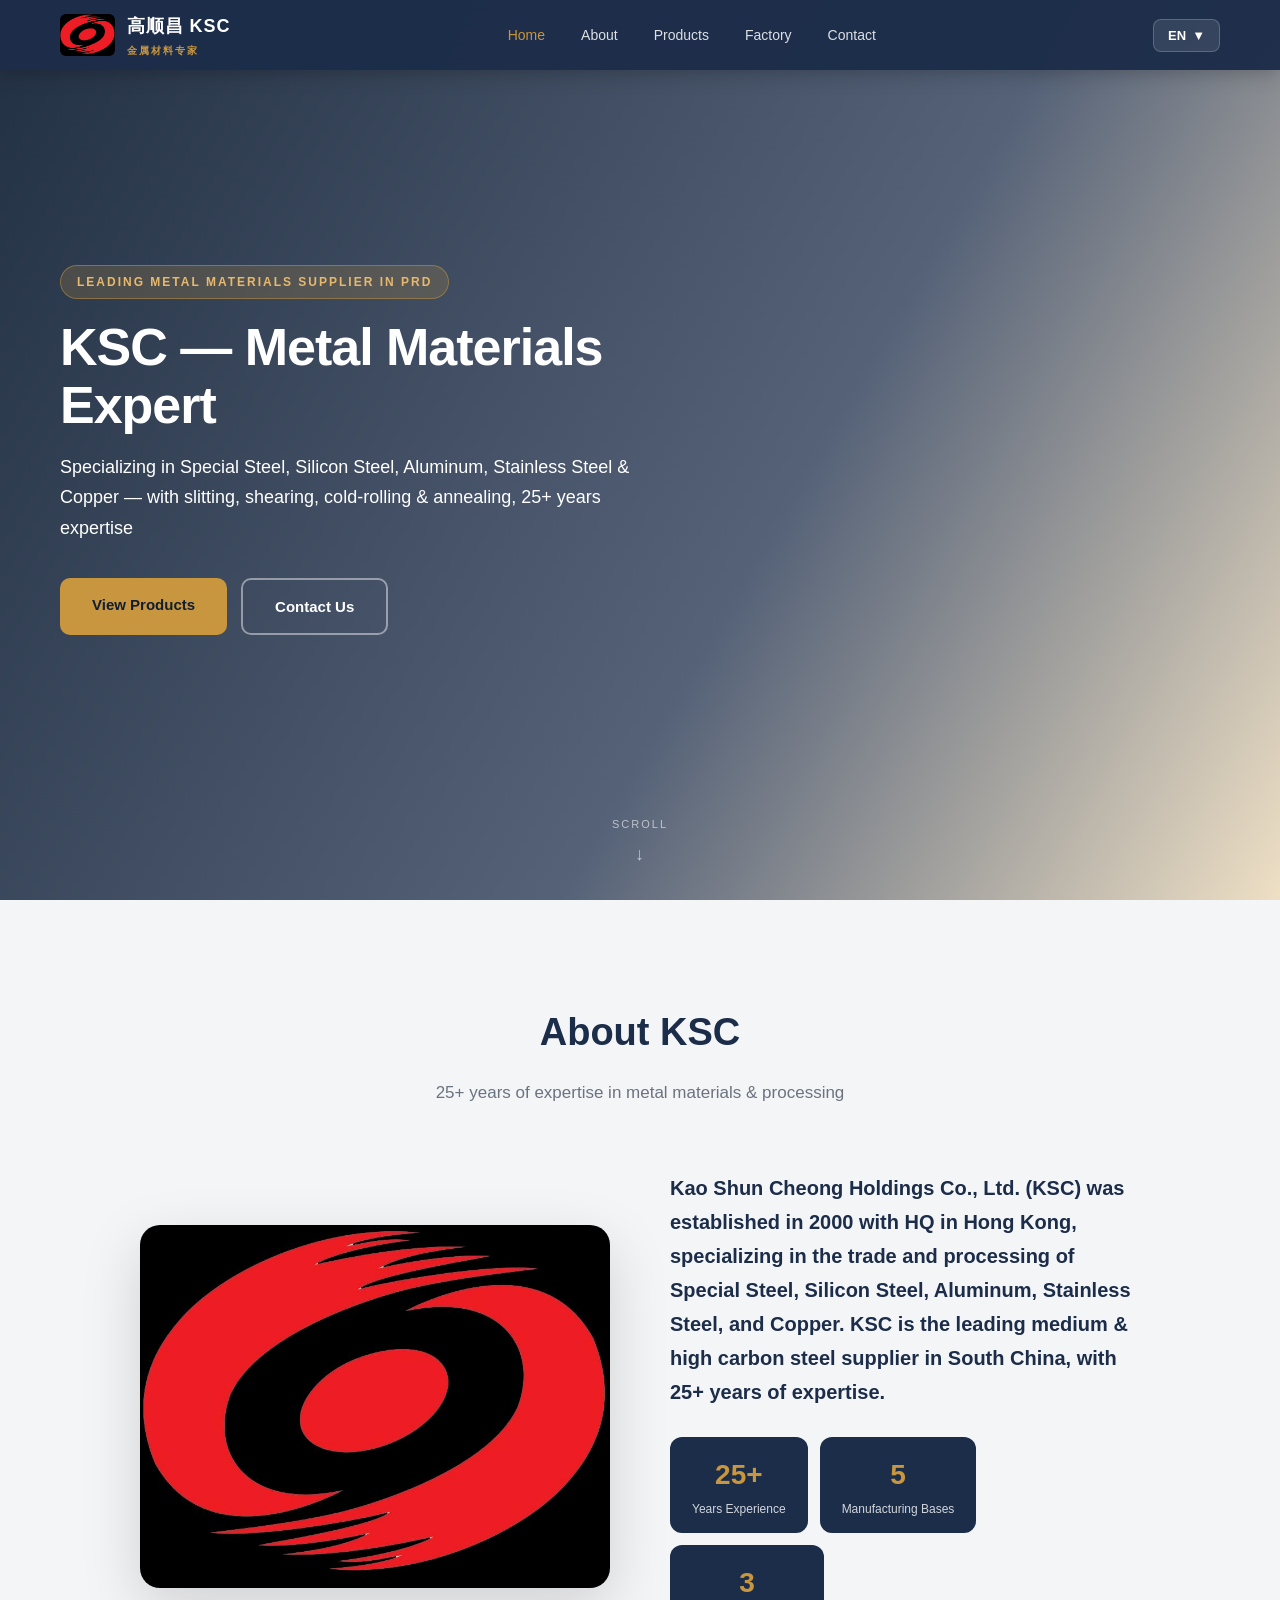
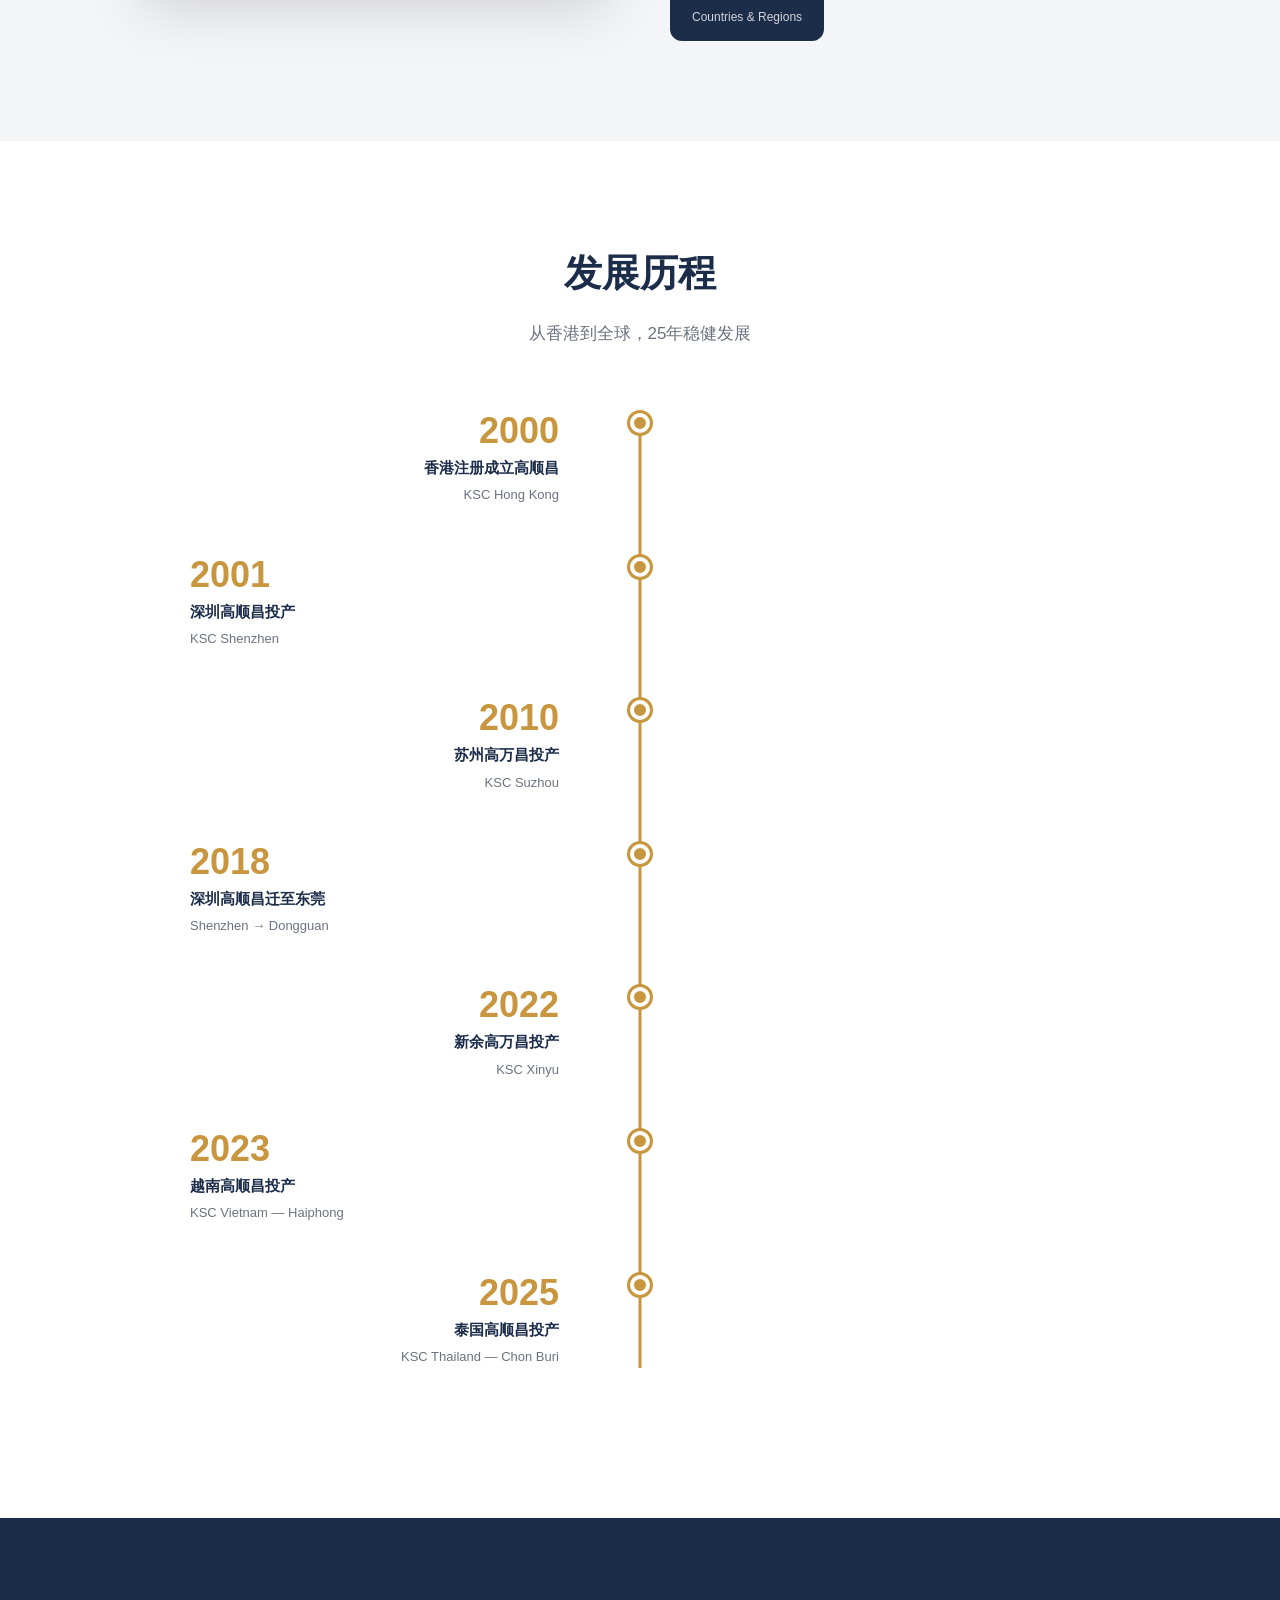
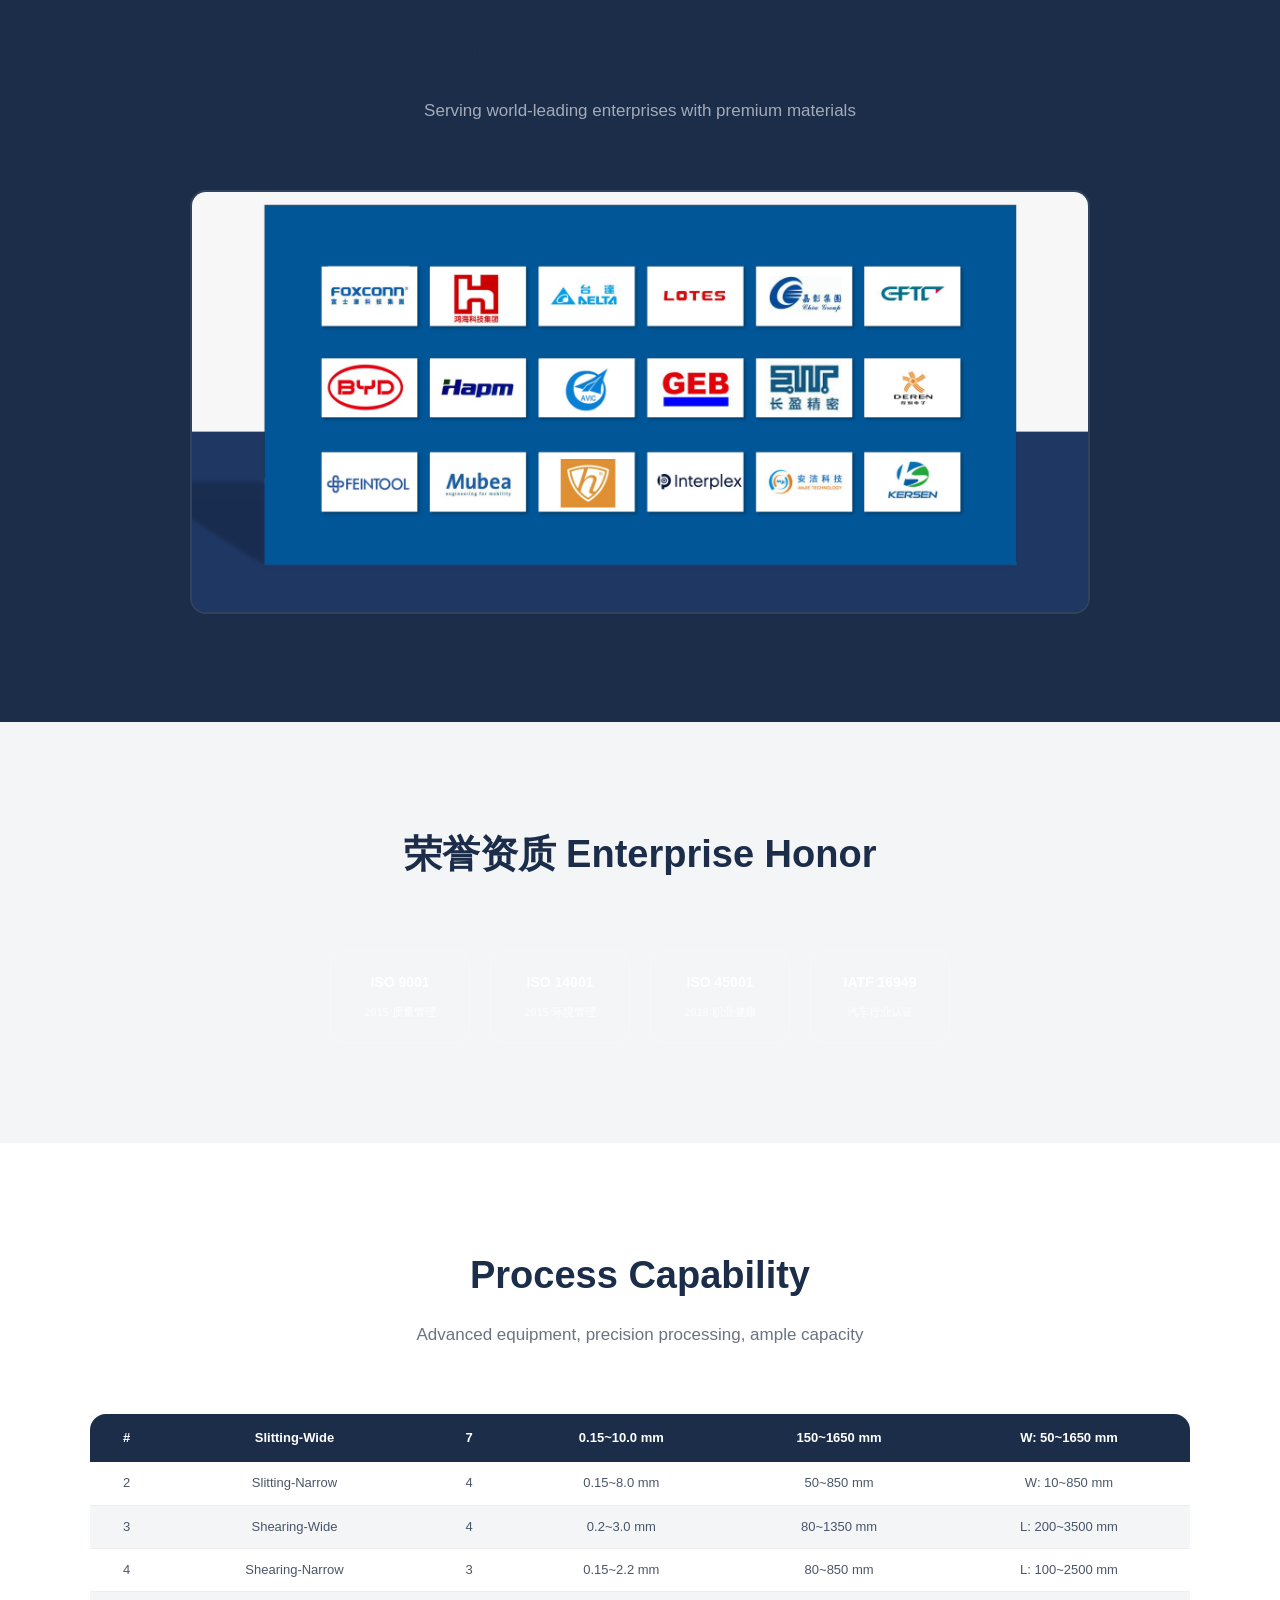
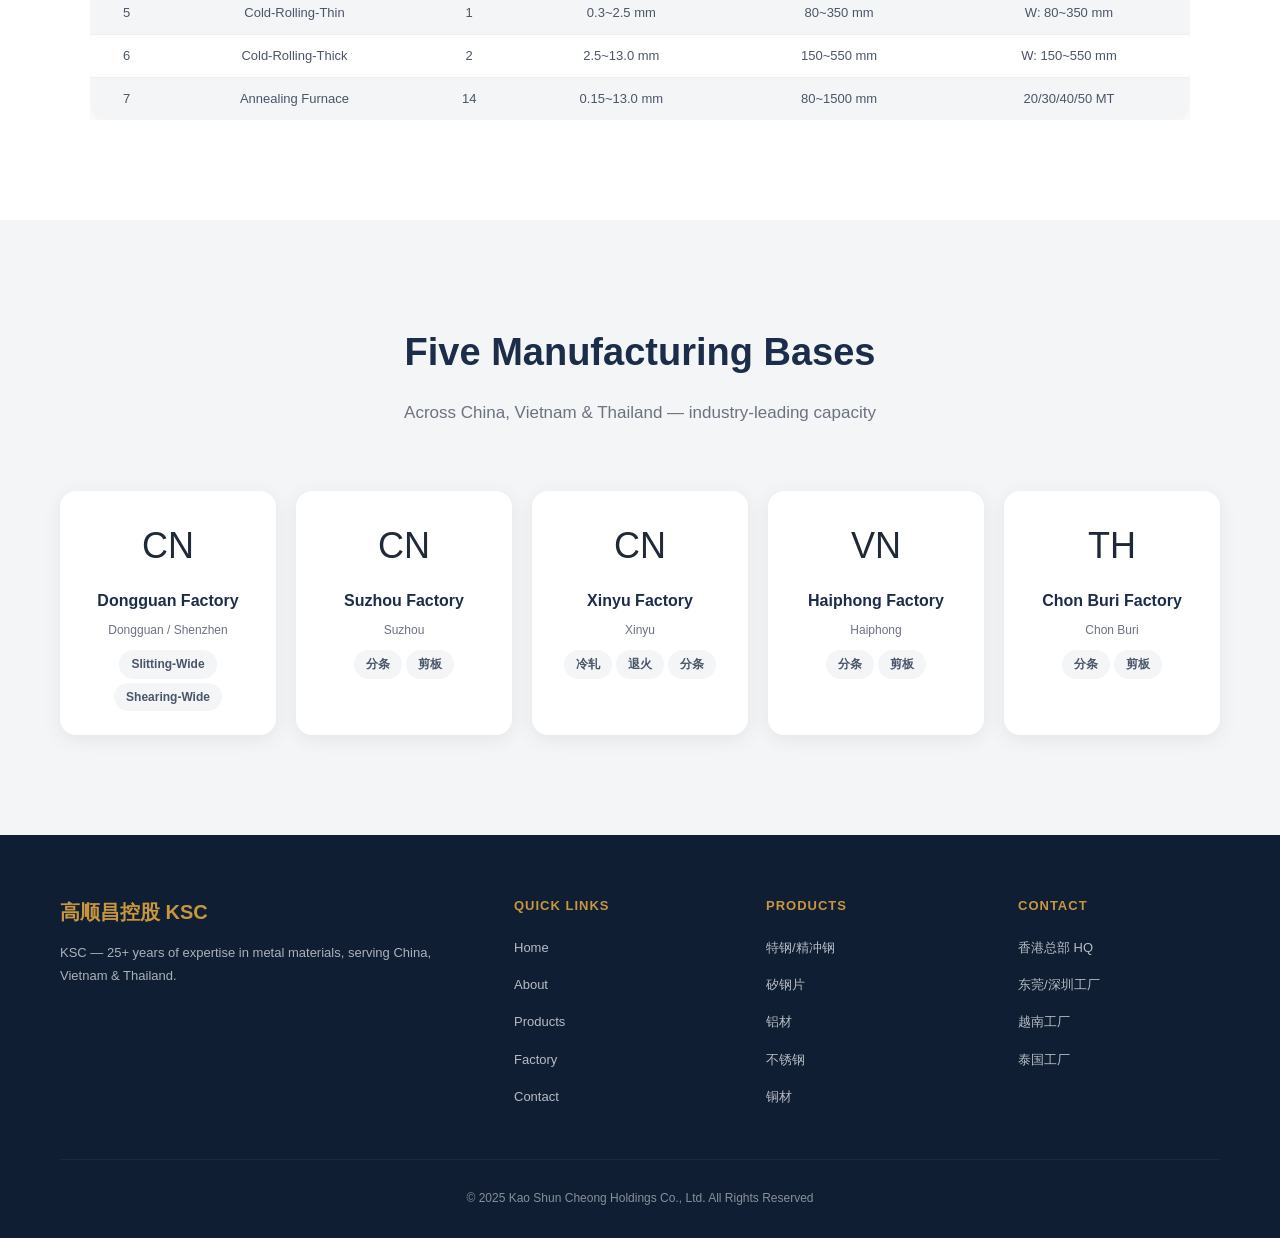
<file: index.html>
<!DOCTYPE html>
<html lang="zh">
<head>
  <meta name="baidu-site-verification" content="codeva-YczGg72IUB">
  <meta name="msvalidate.01" content="A77BFEA939FB5AC5FEED0A1485D819F4">
<meta charset="UTF-8">
  <meta name="viewport" content="width=device-width, initial-scale=1.0">
  <title>高顺昌控股有限公司 KSC — 金属材料专家</title>
  <meta name="description" content="高顺昌控股有限公司（KSC）专注特钢、矽钢片、铝材、不锈钢、铜材25年，中国·越南·泰国五大生产基地，服务世界一流客户。">
  <link rel="stylesheet" href="styles.css">
</head>
<body>

<!-- NAVBAR -->
<nav class="navbar">
  <a href="index.html" class="nav-logo">
    <img src="images/ksc-logo-red.jpeg" class="nav-logo-img" alt="KSC" onerror="this.style.display='none'">
    <div class="nav-logo-text">
      <span class="nav-logo-name">高顺昌 KSC</span>
      <span class="nav-logo-sub">金属材料专家</span>
    </div>
  </a>
  <ul class="nav-links">
    <li><a href="index.html" class="active" data-i18n="nav" data-i18n-key="home">首页</a></li>
    <li><a href="about.html" data-i18n="nav" data-i18n-key="about">关于我们</a></li>
    <li><a href="products.html" data-i18n="nav" data-i18n-key="products">产品中心</a></li>
    <li><a href="factory.html" data-i18n="nav" data-i18n-key="factory">生产基地</a></li>
    <li><a href="contact.html" data-i18n="nav" data-i18n-key="contact">联系我们</a></li>
  </ul>
  <div class="lang-switcher">
    <button class="lang-btn">
      <span class="lang-current-label">ZH</span>
      <span>&#9660;</span>
    </button>
    <div class="lang-dropdown">
      <div class="lang-option active" data-lang="zh">ZH 中文</div>
      <div class="lang-option" data-lang="en">EN English</div>
      <div class="lang-option" data-lang="th">TH Thai</div>
      <div class="lang-option" data-lang="vi">VN Tieng Viet</div>
    </div>
  </div>
</nav>

<!-- HERO -->
<section class="hero">
  <div class="hero-bg hero-overlay"></div>
  <div class="hero-content">
    <div class="hero-badge" data-i18n="hero" data-i18n-key="badge" style="opacity:1">珠三角领先金属材料供应商</div>
    <h1 class="anim-fade-up delay-1" data-i18n="hero" data-i18n-key="h1">高顺昌 — 金属材料专家</h1>
    <p class="anim-fade-up delay-2" data-i18n="hero" data-i18n-key="p">专业销售特钢、矽钢片、铝材、不锈钢、铜材，提供分条/剪板/冷轧/退火等加工服务，深耕行业超过25年</p>
    <div class="hero-btns anim-fade-up delay-3">
      <a href="products.html" class="btn-primary" data-i18n="hero" data-i18n-key="btn1">查看产品</a>
      <a href="contact.html" class="btn-outline-white" data-i18n="hero" data-i18n-key="btn2">联系我们</a>
    </div>
  </div>
  <div class="scroll-indicator">
    <div style="font-size:11px;letter-spacing:2px">SCROLL</div>
    <div style="font-size:18px">&#x2193;</div>
  </div>
</section>

<!-- ABOUT -->
<section class="section alt-bg">
  <div class="section-title">
    <h2 data-i18n="sec" data-i18n-key="about_h">关于我们</h2>
    <p data-i18n="sec" data-i18n-key="about_p">高顺昌控股有限公司，25年深耕金属材料行业</p>
  </div>
  <div style="max-width:1000px;margin:0 auto;display:grid;grid-template-columns:1fr 1fr;gap:60px;align-items:center">
    <img src="images/ksc-logo-red.jpeg" alt="KSC" style="width:100%;border-radius:20px;box-shadow:0 20px 60px rgba(0,0,0,0.15)">
    <div>
      <h3 style="font-size:20px;font-weight:700;color:var(--primary);line-height:1.7" data-i18n="about" data-i18n-key="p1">高顺昌控股有限公司（KSC）成立于2000年，总部位于香港，是一家专业从事特钢、矽钢片、铝材、不锈钢、铜材等金属材料贸易及加工服务的综合性企业。KSC在华南地区中高碳钢销量领先，深耕行业超过25年。</h3>
      <div style="margin-top:28px;display:flex;flex-wrap:wrap;gap:12px">
        <div style="background:var(--primary);color:white;padding:14px 22px;border-radius:12px;text-align:center;min-width:110px">
          <div style="font-size:28px;font-weight:900;color:var(--accent)">25+</div>
          <div style="font-size:12px;opacity:0.8" data-i18n="stat" data-i18n-key="years">年行业经验</div>
        </div>
        <div style="background:var(--primary);color:white;padding:14px 22px;border-radius:12px;text-align:center;min-width:110px">
          <div style="font-size:28px;font-weight:900;color:var(--accent)">5</div>
          <div style="font-size:12px;opacity:0.8" data-i18n="stat" data-i18n-key="bases">个生产基地</div>
        </div>
        <div style="background:var(--primary);color:white;padding:14px 22px;border-radius:12px;text-align:center;min-width:110px">
          <div style="font-size:28px;font-weight:900;color:var(--accent)">3</div>
          <div style="font-size:12px;opacity:0.8" data-i18n="stat" data-i18n-key="countries">个国家和地区</div>
        </div>
      </div>
    </div>
  </div>
</section>

<!-- TIMELINE -->
<section class="section">
  <div class="section-title">
    <h2>发展历程</h2>
    <p>从香港到全球，25年稳健发展</p>
  </div>
  <div class="timeline">
    <div class="timeline-item">
      <div class="timeline-left"><div class="timeline-year">2000</div><div class="timeline-event">香港注册成立高顺昌</div><div class="timeline-loc">KSC Hong Kong</div></div>
      <div style="width:10%;position:relative"><div class="timeline-dot"></div></div><div class="timeline-right"></div>
    </div>
    <div class="timeline-item">
      <div class="timeline-left"></div><div style="width:10%;position:relative"><div class="timeline-dot"></div></div>
      <div class="timeline-right"><div class="timeline-year">2001</div><div class="timeline-event">深圳高顺昌投产</div><div class="timeline-loc">KSC Shenzhen</div></div>
    </div>
    <div class="timeline-item">
      <div class="timeline-left"><div class="timeline-year">2010</div><div class="timeline-event">苏州高万昌投产</div><div class="timeline-loc">KSC Suzhou</div></div>
      <div style="width:10%;position:relative"><div class="timeline-dot"></div></div><div class="timeline-right"></div>
    </div>
    <div class="timeline-item">
      <div class="timeline-left"></div><div style="width:10%;position:relative"><div class="timeline-dot"></div></div>
      <div class="timeline-right"><div class="timeline-year">2018</div><div class="timeline-event">深圳高顺昌迁至东莞</div><div class="timeline-loc">Shenzhen &#x2192; Dongguan</div></div>
    </div>
    <div class="timeline-item">
      <div class="timeline-left"><div class="timeline-year">2022</div><div class="timeline-event">新余高万昌投产</div><div class="timeline-loc">KSC Xinyu</div></div>
      <div style="width:10%;position:relative"><div class="timeline-dot"></div></div><div class="timeline-right"></div>
    </div>
    <div class="timeline-item">
      <div class="timeline-left"></div><div style="width:10%;position:relative"><div class="timeline-dot"></div></div>
      <div class="timeline-right"><div class="timeline-year">2023</div><div class="timeline-event">越南高顺昌投产</div><div class="timeline-loc">KSC Vietnam &#x2014; Haiphong</div></div>
    </div>
    <div class="timeline-item">
      <div class="timeline-left"><div class="timeline-year">2025</div><div class="timeline-event">泰国高顺昌投产</div><div class="timeline-loc">KSC Thailand &#x2014; Chon Buri</div></div>
      <div style="width:10%;position:relative"><div class="timeline-dot"></div></div><div class="timeline-right"></div>
    </div>
  </div>
</section>

<!-- CUSTOMERS -->
<section class="section dark-bg">
  <div class="section-title">
    <h2 data-i18n="sec" data-i18n-key="cust_h">一流客户</h2>
    <p style="color:rgba(255,255,255,0.6)" data-i18n="sec" data-i18n-key="cust_p">我们为众多世界知名企业提供产品与服务</p>
  </div>
  <div style="text-align:center;max-width:900px;margin:0 auto">
    <img src="images/customer-fullcontent.jpeg" alt="Customers" style="width:100%;border-radius:16px;border:2px solid rgba(255,255,255,0.1)">
  </div>
</section>

<!-- CERTS -->
<section class="section alt-bg">
  <div class="section-title"><h2>荣誉资质 Enterprise Honor</h2></div>
  <div class="certs-grid">
    <div class="cert-badge"><div class="cert-name">ISO 9001</div><div class="cert-sub">2015 质量管理</div></div>
    <div class="cert-badge"><div class="cert-name">ISO 14001</div><div class="cert-sub">2015 环境管理</div></div>
    <div class="cert-badge"><div class="cert-name">ISO 45001</div><div class="cert-sub">2018 职业健康</div></div>
    <div class="cert-badge"><div class="cert-name">IATF 16949</div><div class="cert-sub">汽车行业认证</div></div>
  </div>
</section>

<!-- PROCESS -->
<section class="section">
  <div class="section-title">
    <h2 data-i18n="sec" data-i18n-key="proc_h">制程能力 Process Capability</h2>
    <p data-i18n="sec" data-i18n-key="proc_p">先进设备，精准加工，产能充足</p>
  </div>
  <div style="overflow-x:auto;max-width:1100px;margin:0 auto">
    <table class="process-table">
      <thead><tr><th>#</th><th data-i18n="proc" data-i18n-key="slitting_wide">宽幅分条机 Slitting-Wide</th><th>7</th><th>0.15~10.0 mm</th><th>150~1650 mm</th><th>W: 50~1650 mm</th></tr></thead>
      <tbody>
        <tr><td>2</td><td data-i18n="proc" data-i18n-key="slitting_narrow">窄幅分条机 Slitting-Narrow</td><td>4</td><td>0.15~8.0 mm</td><td>50~850 mm</td><td>W: 10~850 mm</td></tr>
        <tr><td>3</td><td data-i18n="proc" data-i18n-key="shearing_wide">大剪板机 Shearing-Wide</td><td>4</td><td>0.2~3.0 mm</td><td>80~1350 mm</td><td>L: 200~3500 mm</td></tr>
        <tr><td>4</td><td data-i18n="proc" data-i18n-key="shearing_narrow">小飞剪机 Shearing-Narrow</td><td>3</td><td>0.15~2.2 mm</td><td>80~850 mm</td><td>L: 100~2500 mm</td></tr>
        <tr><td>5</td><td data-i18n="proc" data-i18n-key="cr_thin">六辊轧机 Cold-Rolling-Thin</td><td>1</td><td>0.3~2.5 mm</td><td>80~350 mm</td><td>W: 80~350 mm</td></tr>
        <tr><td>6</td><td data-i18n="proc" data-i18n-key="cr_thick">四辊轧机 Cold-Rolling-Thick</td><td>2</td><td>2.5~13.0 mm</td><td>150~550 mm</td><td>W: 150~550 mm</td></tr>
        <tr><td>7</td><td data-i18n="proc" data-i18n-key="annealing">退火炉 Annealing Furnace</td><td>14</td><td>0.15~13.0 mm</td><td>80~1500 mm</td><td>20/30/40/50 MT</td></tr>
      </tbody>
    </table>
  </div>
</section>

<!-- FACTORIES PREVIEW -->
<section class="section alt-bg">
  <div class="section-title">
    <h2 data-i18n="sec" data-i18n-key="fac_h">五大生产基地</h2>
    <p data-i18n="sec" data-i18n-key="fac_p">覆盖中国、越南、泰国，加工产能领先</p>
  </div>
  <div style="display:grid;grid-template-columns:repeat(auto-fit,minmax(200px,1fr));gap:20px;max-width:1200px;margin:0 auto">
    <div style="background:white;border-radius:16px;padding:24px;text-align:center;box-shadow:0 4px 20px rgba(0,0,0,0.07)">
      <div style="font-size:36px;margin-bottom:10px">CN</div>
      <h3 style="font-size:16px;font-weight:800;color:var(--primary)" data-i18n="fac" data-i18n-key="dg">东莞工厂</h3>
      <p style="font-size:12px;color:var(--gray);margin:6px 0">Dongguan / Shenzhen</p>
      <div style="margin-top:10px;display:flex;flex-wrap:wrap;gap:4px;justify-content:center"><span class="cap-tag" data-i18n="proc" data-i18n-key="slitting_wide">分条</span><span class="cap-tag" data-i18n="proc" data-i18n-key="shearing_wide">剪板</span></div>
    </div>
    <div style="background:white;border-radius:16px;padding:24px;text-align:center;box-shadow:0 4px 20px rgba(0,0,0,0.07)">
      <div style="font-size:36px;margin-bottom:10px">CN</div>
      <h3 style="font-size:16px;font-weight:800;color:var(--primary)" data-i18n="fac" data-i18n-key="sz">苏州工厂</h3>
      <p style="font-size:12px;color:var(--gray);margin:6px 0">Suzhou</p>
      <div style="margin-top:10px;display:flex;flex-wrap:wrap;gap:4px;justify-content:center"><span class="cap-tag">分条</span><span class="cap-tag">剪板</span></div>
    </div>
    <div style="background:white;border-radius:16px;padding:24px;text-align:center;box-shadow:0 4px 20px rgba(0,0,0,0.07)">
      <div style="font-size:36px;margin-bottom:10px">CN</div>
      <h3 style="font-size:16px;font-weight:800;color:var(--primary)" data-i18n="fac" data-i18n-key="xy">新余工厂</h3>
      <p style="font-size:12px;color:var(--gray);margin:6px 0">Xinyu</p>
      <div style="margin-top:10px;display:flex;flex-wrap:wrap;gap:4px;justify-content:center"><span class="cap-tag">冷轧</span><span class="cap-tag">退火</span><span class="cap-tag">分条</span></div>
    </div>
    <div style="background:white;border-radius:16px;padding:24px;text-align:center;box-shadow:0 4px 20px rgba(0,0,0,0.07)">
      <div style="font-size:36px;margin-bottom:10px">VN</div>
      <h3 style="font-size:16px;font-weight:800;color:var(--primary)" data-i18n="fac" data-i18n-key="vn">越南海防工厂</h3>
      <p style="font-size:12px;color:var(--gray);margin:6px 0">Haiphong</p>
      <div style="margin-top:10px;display:flex;flex-wrap:wrap;gap:4px;justify-content:center"><span class="cap-tag">分条</span><span class="cap-tag">剪板</span></div>
    </div>
    <div style="background:white;border-radius:16px;padding:24px;text-align:center;box-shadow:0 4px 20px rgba(0,0,0,0.07)">
      <div style="font-size:36px;margin-bottom:10px">TH</div>
      <h3 style="font-size:16px;font-weight:800;color:var(--primary)" data-i18n="fac" data-i18n-key="th">泰国春武里工厂</h3>
      <p style="font-size:12px;color:var(--gray);margin:6px 0">Chon Buri</p>
      <div style="margin-top:10px;display:flex;flex-wrap:wrap;gap:4px;justify-content:center"><span class="cap-tag">分条</span><span class="cap-tag">剪板</span></div>
    </div>
  </div>
</section>

<!-- FOOTER -->
<footer class="footer">
  <div class="footer-grid">
    <div class="footer-brand">
      <h3>高顺昌控股 KSC</h3>
      <p data-i18n="footer" data-i18n-key="brand">高顺昌控股有限公司（KSC）专注金属材料行业超过25年，是中国、越南、泰国领先的金属材料供应商。</p>
    </div>
    <div class="footer-col">
      <h4 data-i18n="footer" data-i18n-key="col1">快速链接</h4>
      <ul>
        <li><a href="index.html" data-i18n="nav" data-i18n-key="home">首页</a></li>
        <li><a href="about.html" data-i18n="nav" data-i18n-key="about">关于我们</a></li>
        <li><a href="products.html" data-i18n="nav" data-i18n-key="products">产品中心</a></li>
        <li><a href="factory.html" data-i18n="nav" data-i18n-key="factory">生产基地</a></li>
        <li><a href="contact.html" data-i18n="nav" data-i18n-key="contact">联系我们</a></li>
      </ul>
    </div>
    <div class="footer-col">
      <h4 data-i18n="footer" data-i18n-key="col2">产品中心</h4>
      <ul>
        <li><a href="products.html">特钢/精冲钢</a></li>
        <li><a href="products.html">矽钢片</a></li>
        <li><a href="products.html">铝材</a></li>
        <li><a href="products.html">不锈钢</a></li>
        <li><a href="products.html">铜材</a></li>
      </ul>
    </div>
    <div class="footer-col">
      <h4 data-i18n="footer" data-i18n-key="col3">联系我们</h4>
      <ul>
        <li><a href="#">香港总部 HQ</a></li>
        <li><a href="#">东莞/深圳工厂</a></li>
        <li><a href="#">越南工厂</a></li>
        <li><a href="#">泰国工厂</a></li>
      </ul>
    </div>
  </div>
  <div class="footer-bottom">
    <p data-i18n="footer" data-i18n-key="copy">&#xA9; 2025 高顺昌控股有限公司 保留所有权利</p>
  </div>
</footer>

<script src="app.js"></script>
</body>
</html>
</file>
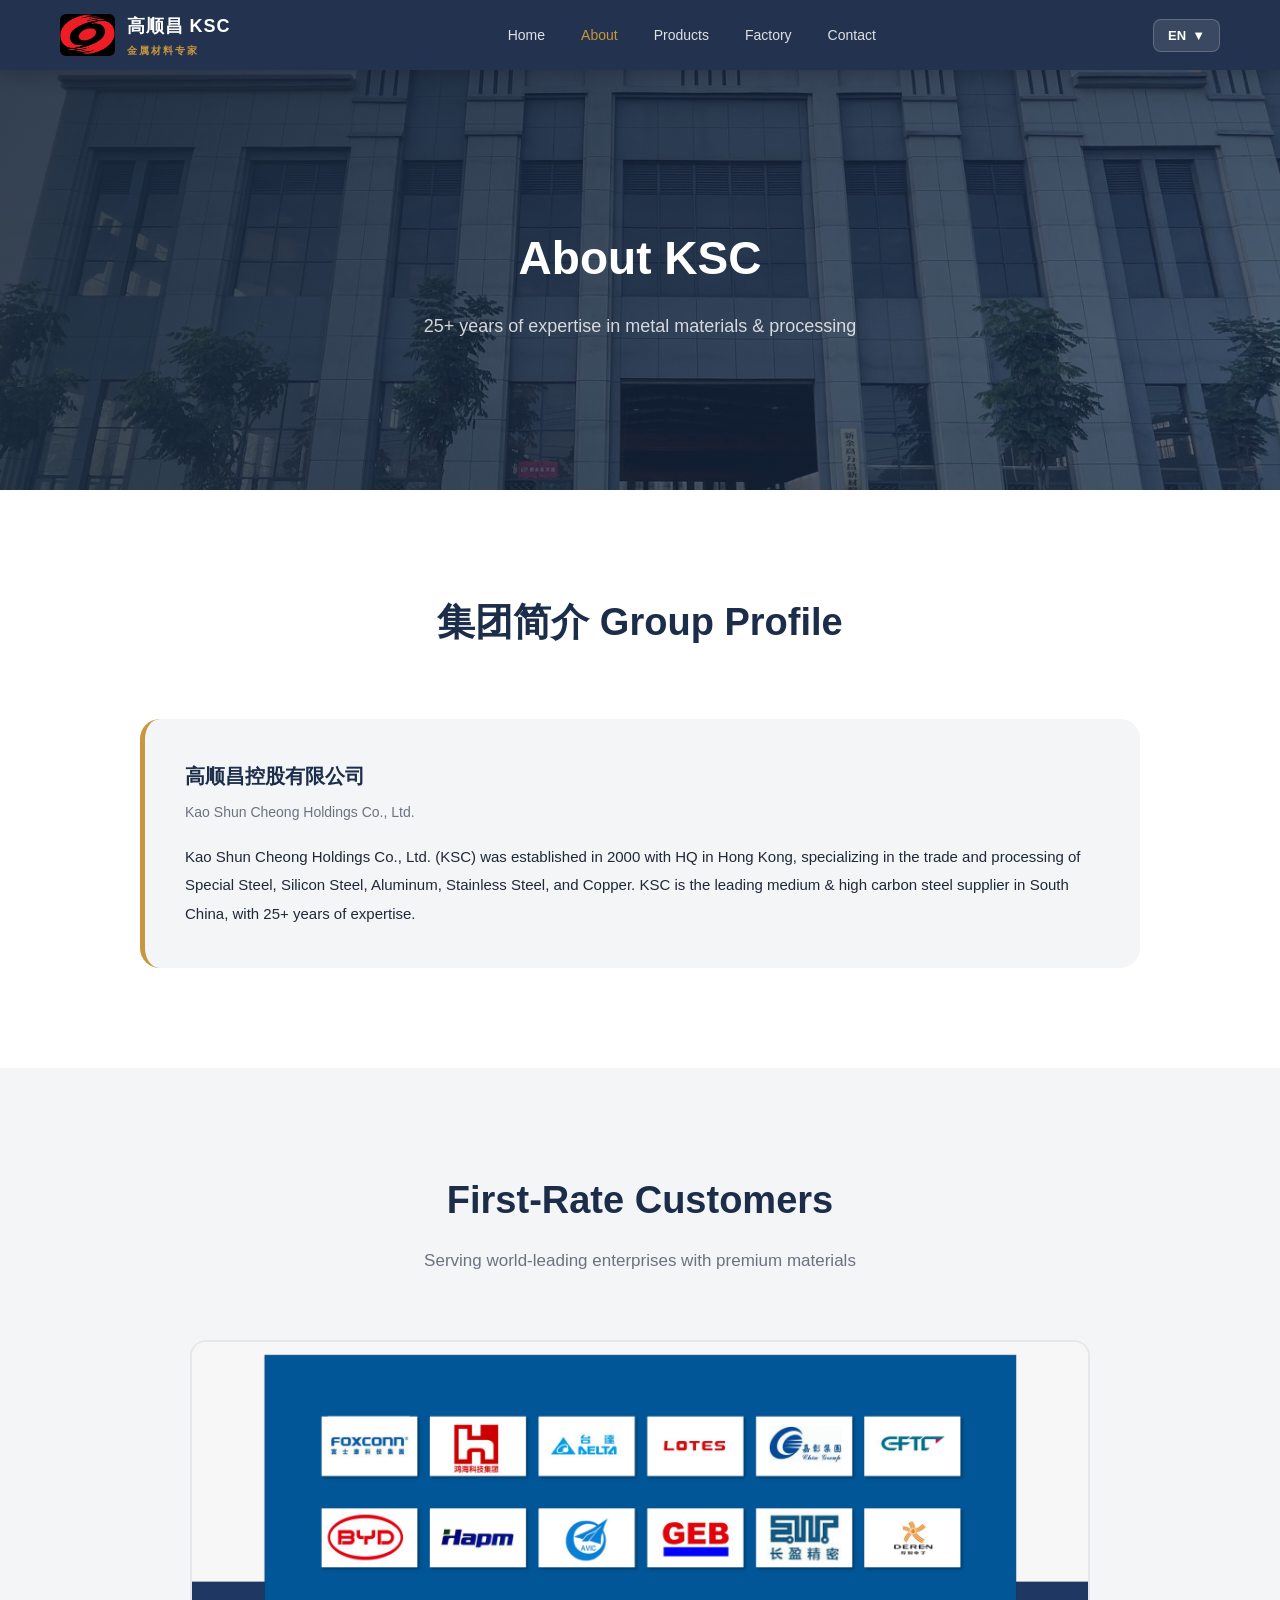
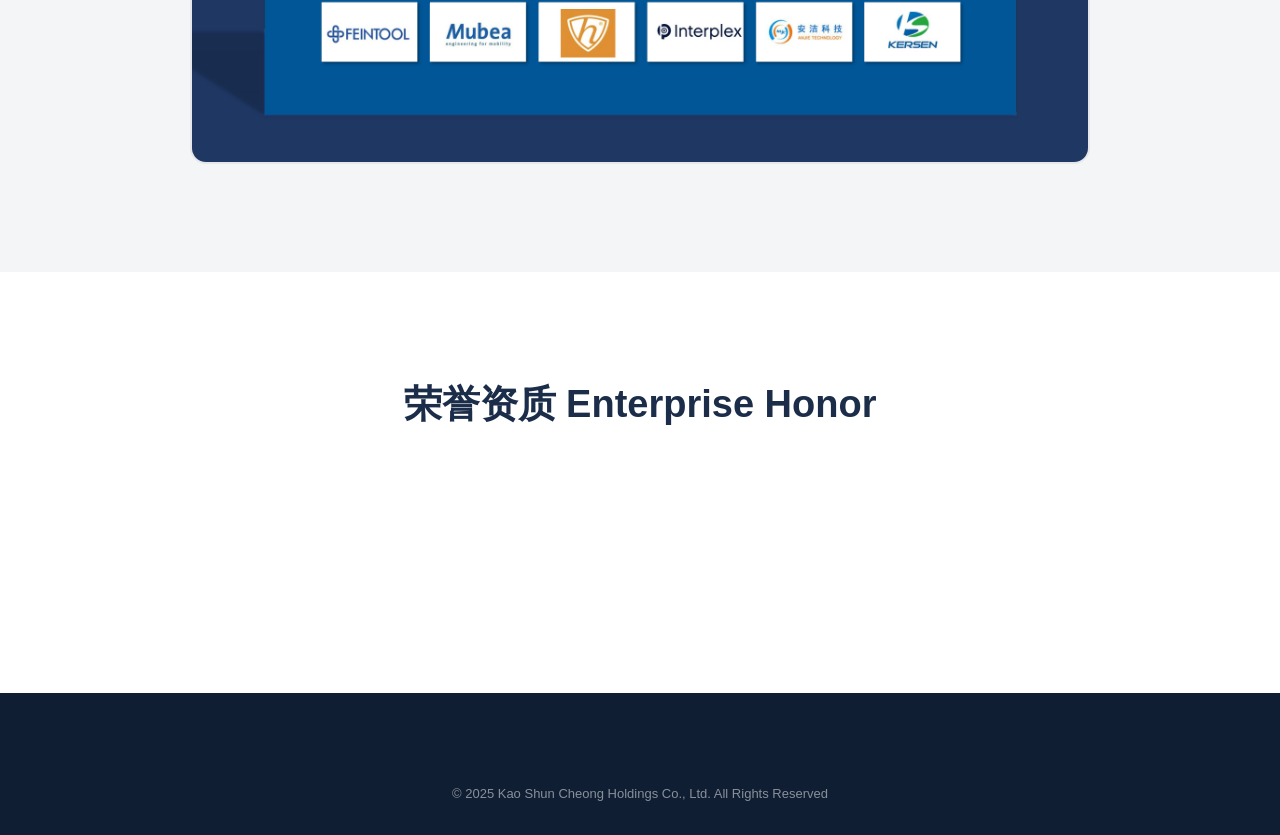
<file: about.html>
<!DOCTYPE html>
<html lang="zh">
<head>
  <meta name="baidu-site-verification" content="codeva-YczGg72IUB">
  <meta name="msvalidate.01" content="A77BFEA939FB5AC5FEED0A1485D819F4">
<meta charset="UTF-8">
  <meta name="viewport" content="width=device-width, initial-scale=1.0">
  <title>关于我们 — 高顺昌 KSC</title>
  <link rel="stylesheet" href="styles.css">
</head>
<body>

<nav class="navbar">
  <a href="index.html" class="nav-logo">
    <img src="images/ksc-logo-red.jpeg" class="nav-logo-img" alt="KSC" onerror="this.style.display='none'">
    <div class="nav-logo-text">
      <span class="nav-logo-name">高顺昌 KSC</span>
      <span class="nav-logo-sub">金属材料专家</span>
    </div>
  </a>
  <ul class="nav-links">
    <li><a href="index.html" data-i18n="nav" data-i18n-key="home">首页</a></li>
    <li><a href="about.html" class="active" data-i18n="nav" data-i18n-key="about">关于我们</a></li>
    <li><a href="products.html" data-i18n="nav" data-i18n-key="products">产品中心</a></li>
    <li><a href="factory.html" data-i18n="nav" data-i18n-key="factory">生产基地</a></li>
    <li><a href="contact.html" data-i18n="nav" data-i18n-key="contact">联系我们</a></li>
  </ul>
  <div class="lang-switcher">
    <button class="lang-btn"><span class="lang-current-label">ZH</span><span>&#9660;</span></button>
    <div class="lang-dropdown">
      <div class="lang-option active" data-lang="zh">ZH 中文</div>
      <div class="lang-option" data-lang="en">EN English</div>
      <div class="lang-option" data-lang="th">TH Thai</div>
      <div class="lang-option" data-lang="vi">VN Tieng Viet</div>
    </div>
  </div>
</nav>

<div class="page-header" style="background:url('images/factory-overview.jpeg') center/cover">
  <div class="page-header-overlay"></div>
  <div class="page-header-content">
    <h1 data-i18n="sec" data-i18n-key="about_h">关于我们 About Us</h1>
    <p data-i18n="sec" data-i18n-key="about_p">高顺昌控股有限公司，25年深耕金属材料行业</p>
  </div>
</div>

<!-- GROUP PROFILE -->
<section class="section">
  <div class="section-title">
    <h2>集团简介 Group Profile</h2>
  </div>
  <div style="max-width:1000px;margin:0 auto">
    <div style="background:var(--gray-light);border-radius:20px;padding:40px;border-left:5px solid var(--accent)">
      <h3 style="font-size:20px;font-weight:800;color:var(--primary);margin-bottom:16px">高顺昌控股有限公司<br><span style="font-size:14px;font-weight:400;color:var(--gray)">Kao Shun Cheong Holdings Co., Ltd.</span></h3>
      <p style="font-size:15px;color:var(--text);line-height:1.9" data-i18n="about" data-i18n-key="p1">高顺昌控股有限公司（KSC）成立于2000年，总部位于香港，是一家专业从事特钢、矽钢片、铝材、不锈钢、铜材等金属材料贸易及加工服务的综合性企业。KSC在华南地区中高碳钢销量领先，深耕行业超过25年。旗下深圳/东莞、苏州、新余、越南、泰国五大生产基地覆盖中国、越南及泰国市场。</p>
    </div>
  </div>
</section>

<!-- CUSTOMERS -->
<section class="section alt-bg">
  <div class="section-title">
    <h2 data-i18n="sec" data-i18n-key="cust_h">一流客户 First-Rate Customers</h2>
    <p data-i18n="sec" data-i18n-key="cust_p">我们为众多世界500强企业提供产品与服务</p>
  </div>
  <div style="text-align:center;max-width:900px;margin:0 auto">
    <img src="images/customer-fullcontent.jpeg" alt="Customers" style="width:100%;border-radius:16px;border:2px solid #e5e7eb">
  </div>
</section>

<!-- CERTS -->
<section class="section">
  <div class="section-title">
    <h2>荣誉资质 Enterprise Honor</h2>
  </div>
  <div class="certs-grid">
    <div class="cert-badge"><div class="cert-name">ISO 9001</div><div class="cert-sub">2015 质量管理</div></div>
    <div class="cert-badge"><div class="cert-name">ISO 14001</div><div class="cert-sub">2015 环境管理</div></div>
    <div class="cert-badge"><div class="cert-name">ISO 45001</div><div class="cert-sub">2018 职业健康</div></div>
    <div class="cert-badge"><div class="cert-name">IATF 16949</div><div class="cert-sub">汽车行业认证</div></div>
  </div>
</section>

<footer class="footer">
  <div style="text-align:center;padding-top:30px">
    <p style="opacity:0.5;font-size:13px" data-i18n="footer" data-i18n-key="copy">&copy; 2025 高顺昌控股有限公司 保留所有权利</p>
  </div>
</footer>

<script src="app.js"></script>
</body>
</html>
</file>
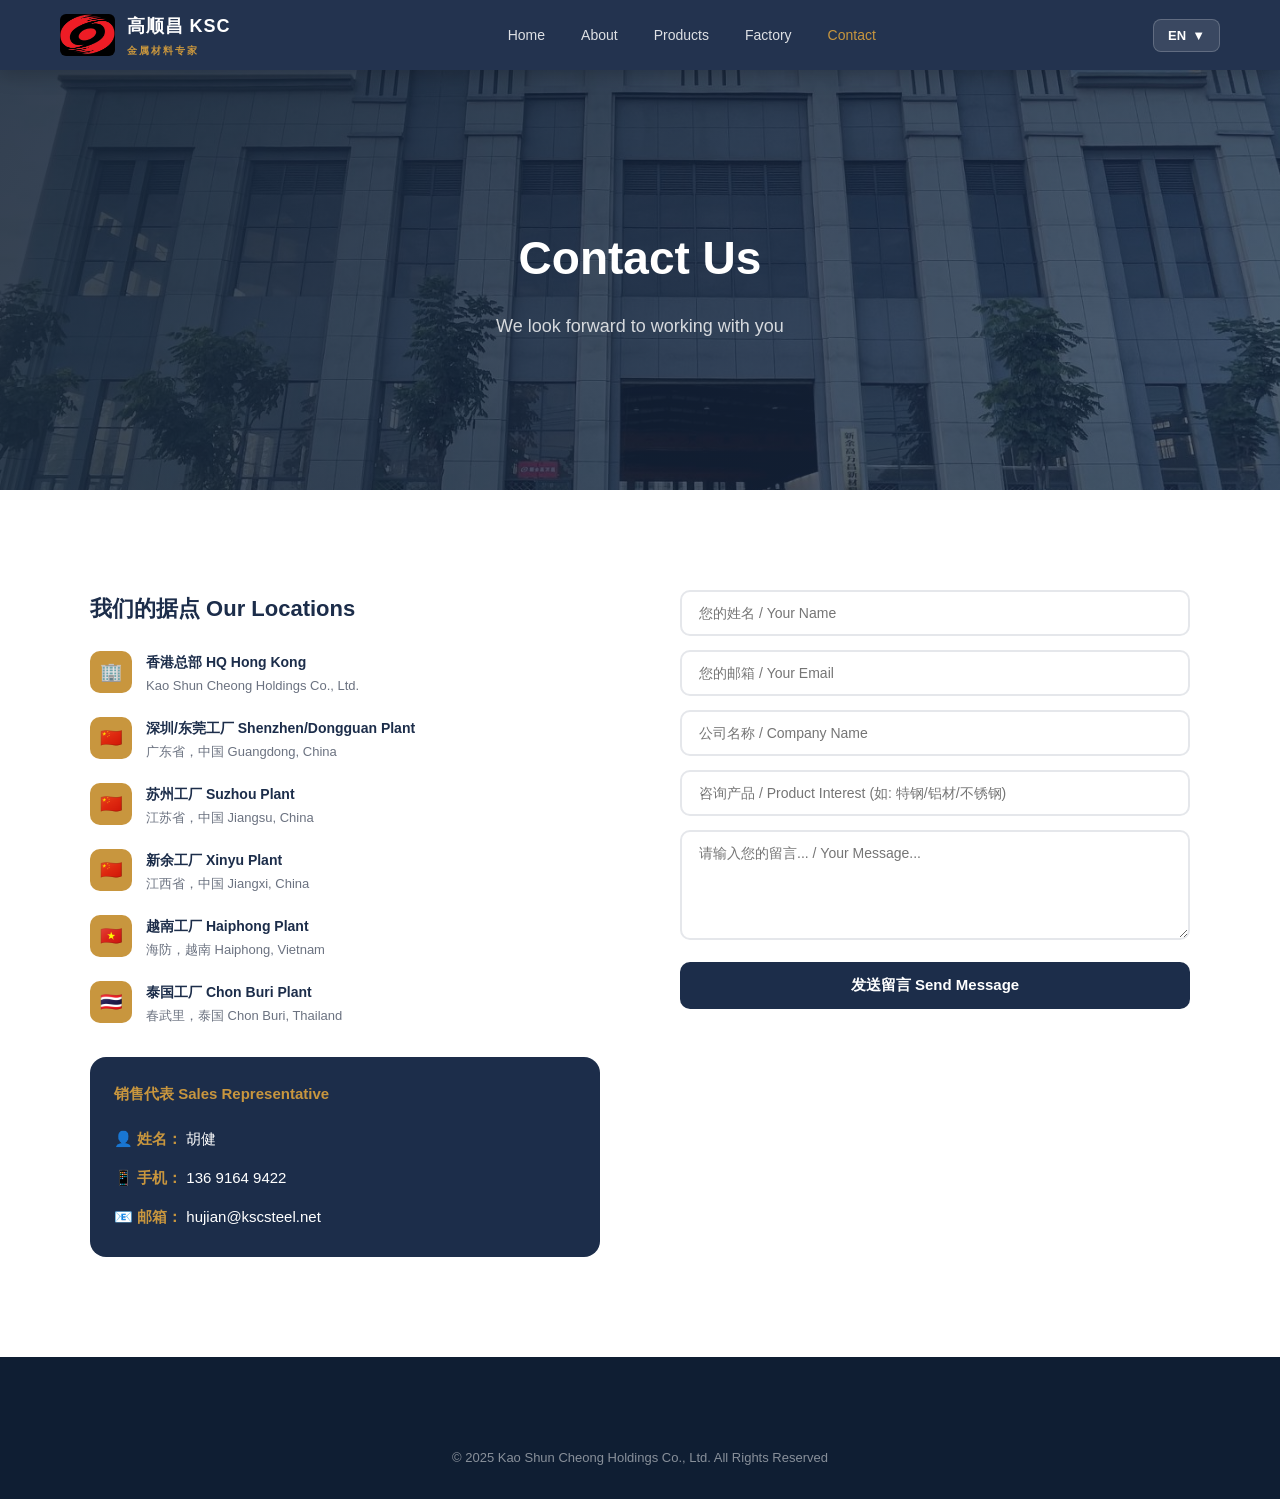
<file: contact.html>
<!DOCTYPE html>
<html lang="zh">
<head>
  <meta name="baidu-site-verification" content="codeva-YczGg72IUB">
  <meta name="msvalidate.01" content="A77BFEA939FB5AC5FEED0A1485D819F4">
<meta charset="UTF-8">
  <meta name="viewport" content="width=device-width, initial-scale=1.0">
  <title>联系我们 — 高顺昌 KSC</title>
  <link rel="stylesheet" href="styles.css">
</head>
<body>

<nav class="navbar">
  <a href="index.html" class="nav-logo">
    <img src="images/ksc-logo-red.jpeg" class="nav-logo-img" alt="KSC" onerror="this.style.display='none'">
    <div class="nav-logo-text">
      <span class="nav-logo-name">高顺昌 KSC</span>
      <span class="nav-logo-sub">金属材料专家</span>
    </div>
  </a>
  <ul class="nav-links">
    <li><a href="index.html" data-i18n="nav" data-i18n-key="home">首页</a></li>
    <li><a href="about.html" data-i18n="nav" data-i18n-key="about">关于我们</a></li>
    <li><a href="products.html" data-i18n="nav" data-i18n-key="products">产品中心</a></li>
    <li><a href="factory.html" data-i18n="nav" data-i18n-key="factory">生产基地</a></li>
    <li><a href="contact.html" class="active" data-i18n="nav" data-i18n-key="contact">联系我们</a></li>
  </ul>
  <div class="lang-switcher">
    <button class="lang-btn"><span class="lang-current-label">ZH</span><span>&#9660;</span></button>
    <div class="lang-dropdown">
      <div class="lang-option active" data-lang="zh">ZH 中文</div>
      <div class="lang-option" data-lang="en">EN English</div>
      <div class="lang-option" data-lang="th">TH Thai</div>
      <div class="lang-option" data-lang="vi">VN Tieng Viet</div>
    </div>
  </div>
</nav>

<div class="page-header" style="background:url('images/factory-overview.jpeg') center/cover">
  <div class="page-header-overlay"></div>
  <div class="page-header-content">
    <h1 data-i18n="sec" data-i18n-key="contact_h">联系我们</h1>
    <p data-i18n="sec" data-i18n-key="contact_p">期待与您携手合作</p>
  </div>
</div>

<section class="section">
  <div class="contact-grid">
    <div class="contact-info">
      <h3>我们的据点 Our Locations</h3>

      <div class="contact-item">
        <div class="contact-icon">🏢</div>
        <div class="contact-detail">
          <h4>香港总部 HQ Hong Kong</h4>
          <p>Kao Shun Cheong Holdings Co., Ltd.</p>
        </div>
      </div>

      <div class="contact-item">
        <div class="contact-icon">🇨🇳</div>
        <div class="contact-detail">
          <h4>深圳/东莞工厂 Shenzhen/Dongguan Plant</h4>
          <p>广东省，中国 Guangdong, China</p>
        </div>
      </div>

      <div class="contact-item">
        <div class="contact-icon">🇨🇳</div>
        <div class="contact-detail">
          <h4>苏州工厂 Suzhou Plant</h4>
          <p>江苏省，中国 Jiangsu, China</p>
        </div>
      </div>

      <div class="contact-item">
        <div class="contact-icon">🇨🇳</div>
        <div class="contact-detail">
          <h4>新余工厂 Xinyu Plant</h4>
          <p>江西省，中国 Jiangxi, China</p>
        </div>
      </div>

      <div class="contact-item">
        <div class="contact-icon">🇻🇳</div>
        <div class="contact-detail">
          <h4>越南工厂 Haiphong Plant</h4>
          <p>海防，越南 Haiphong, Vietnam</p>
        </div>
      </div>

      <div class="contact-item">
        <div class="contact-icon">🇹🇭</div>
        <div class="contact-detail">
          <h4>泰国工厂 Chon Buri Plant</h4>
          <p>春武里，泰国 Chon Buri, Thailand</p>
        </div>
      </div>

      <!-- Sales Rep Contact -->
      <div style="margin-top:30px;padding:24px;background:var(--primary);border-radius:16px;color:white">
        <h4 style="font-size:15px;font-weight:800;margin-bottom:16px;color:var(--accent)">销售代表 Sales Representative</h4>
        <div style="font-size:15px;line-height:2.2">
          <div style="margin-bottom:6px">
            <span style="font-weight:700;color:var(--accent)">👤 姓名：</span>
            <span>胡健</span>
          </div>
          <div style="margin-bottom:6px">
            <span style="font-weight:700;color:var(--accent)">📱 手机：</span>
            <a href="tel:13691649422" style="color:white;text-decoration:none">136 9164 9422</a>
          </div>
          <div>
            <span style="font-weight:700;color:var(--accent)">📧 邮箱：</span>
            <a href="mailto:hujian@kscsteel.net" style="color:white;text-decoration:none">hujian@kscsteel.net</a>
          </div>
        </div>
      </div>
    </div>

    <div>
      <form class="contact-form" onsubmit="handleSubmit(event)">
        <div class="form-group">
          <input type="text" placeholder="您的姓名 / Your Name" required>
        </div>
        <div class="form-group">
          <input type="email" placeholder="您的邮箱 / Your Email" required>
        </div>
        <div class="form-group">
          <input type="text" placeholder="公司名称 / Company Name">
        </div>
        <div class="form-group">
          <input type="text" placeholder="咨询产品 / Product Interest (如: 特钢/铝材/不锈钢)">
        </div>
        <div class="form-group">
          <textarea placeholder="请输入您的留言... / Your Message..."></textarea>
        </div>
        <button type="submit" class="form-submit">发送留言 Send Message</button>
      </form>
    </div>
  </div>
</section>

<footer class="footer">
  <div style="text-align:center;padding-top:30px">
    <p style="opacity:0.5;font-size:13px" data-i18n="footer" data-i18n-key="copy">&copy; 2025 高顺昌控股有限公司 保留所有权利</p>
  </div>
</footer>

<script src="app.js"></script>
<script>
function handleSubmit(e) {
  e.preventDefault();
  const btn = e.target.querySelector('.form-submit');
  btn.textContent = '已发送 ✓';
  btn.style.background = '#2ecc71';
  setTimeout(() => {
    btn.textContent = '发送留言 Send Message';
    btn.style.background = '';
    e.target.reset();
  }, 3000);
}
</script>
</body>
</html>
</file>
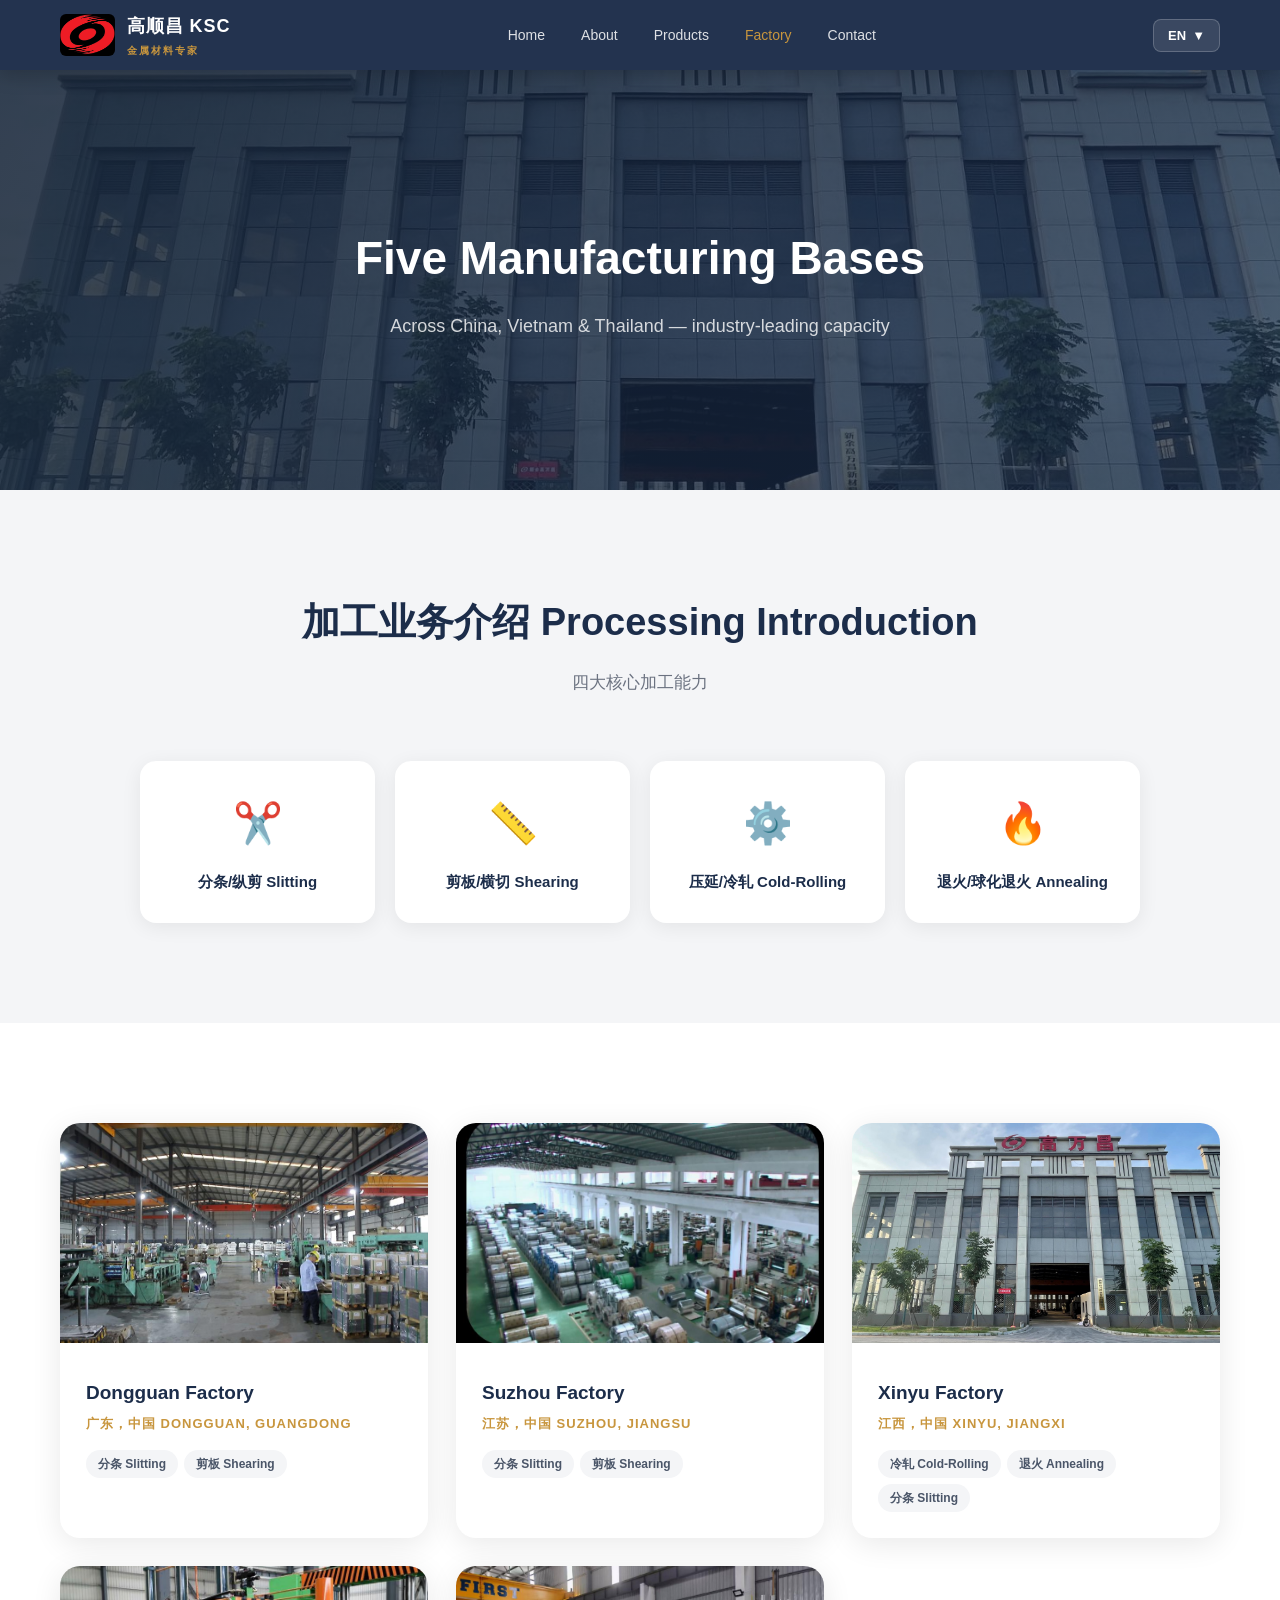
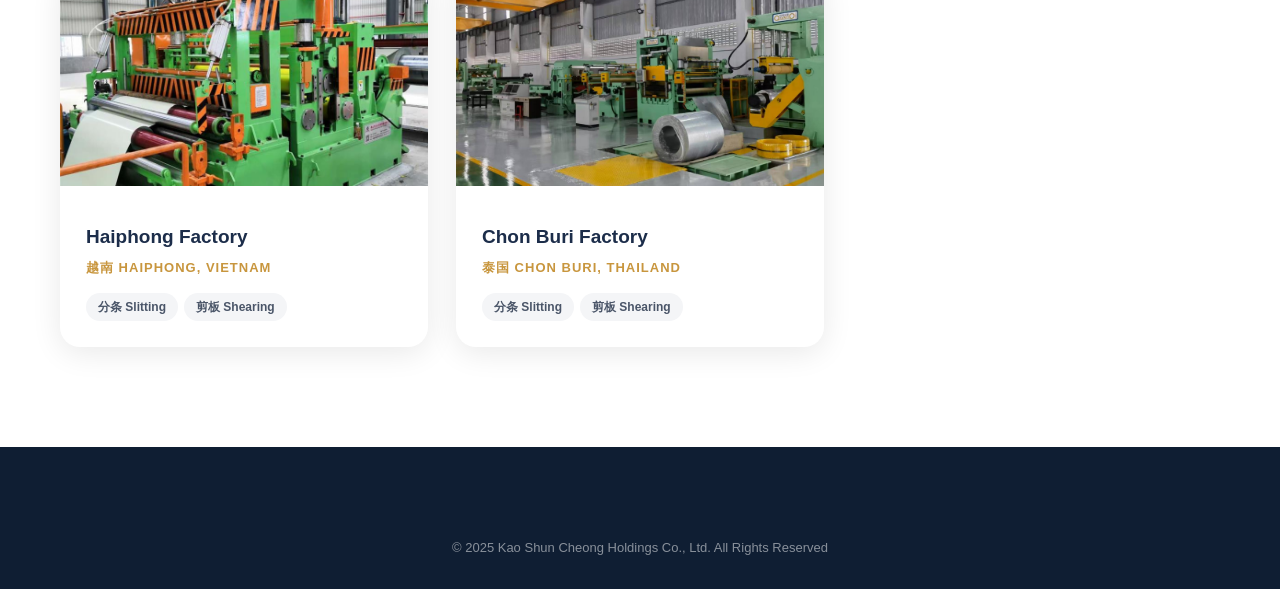
<file: factory.html>
<!DOCTYPE html>
<html lang="zh">
<head>
  <meta name="baidu-site-verification" content="codeva-YczGg72IUB">
  <meta name="msvalidate.01" content="A77BFEA939FB5AC5FEED0A1485D819F4">
<meta charset="UTF-8">
  <meta name="viewport" content="width=device-width, initial-scale=1.0">
  <title>生产基地 — 高顺昌 KSC</title>
  <link rel="stylesheet" href="styles.css">
</head>
<body>

<nav class="navbar">
  <a href="index.html" class="nav-logo">
    <img src="images/ksc-logo-red.jpeg" class="nav-logo-img" alt="KSC" onerror="this.style.display='none'">
    <div class="nav-logo-text">
      <span class="nav-logo-name">高顺昌 KSC</span>
      <span class="nav-logo-sub">金属材料专家</span>
    </div>
  </a>
  <ul class="nav-links">
    <li><a href="index.html" data-i18n="nav" data-i18n-key="home">首页</a></li>
    <li><a href="about.html" data-i18n="nav" data-i18n-key="about">关于我们</a></li>
    <li><a href="products.html" data-i18n="nav" data-i18n-key="products">产品中心</a></li>
    <li><a href="factory.html" class="active" data-i18n="nav" data-i18n-key="factory">生产基地</a></li>
    <li><a href="contact.html" data-i18n="nav" data-i18n-key="contact">联系我们</a></li>
  </ul>
  <div class="lang-switcher">
    <button class="lang-btn"><span class="lang-current-label">ZH</span><span>&#9660;</span></button>
    <div class="lang-dropdown">
      <div class="lang-option active" data-lang="zh">ZH 中文</div>
      <div class="lang-option" data-lang="en">EN English</div>
      <div class="lang-option" data-lang="th">TH Thai</div>
      <div class="lang-option" data-lang="vi">VN Tieng Viet</div>
    </div>
  </div>
</nav>

<div class="page-header" style="background:url('images/factory-overview.jpeg') center/cover">
  <div class="page-header-overlay"></div>
  <div class="page-header-content">
    <h1 data-i18n="sec" data-i18n-key="fac_h">五大生产基地</h1>
    <p data-i18n="sec" data-i18n-key="fac_p">覆盖中国、越南、泰国，加工产能领先</p>
  </div>
</div>

<!-- PROCESS OVERVIEW -->
<section class="section alt-bg">
  <div class="section-title">
    <h2>加工业务介绍 Processing Introduction</h2>
    <p>四大核心加工能力</p>
  </div>
  <div style="display:grid;grid-template-columns:repeat(auto-fit,minmax(180px,1fr));gap:20px;max-width:1000px;margin:0 auto;text-align:center">
    <div style="background:white;border-radius:16px;padding:28px;box-shadow:0 4px 20px rgba(0,0,0,0.07)">
      <div style="font-size:40px;margin-bottom:12px">✂️</div>
      <h3 style="font-size:15px;font-weight:800;color:var(--primary)">分条/纵剪 Slitting</h3>
    </div>
    <div style="background:white;border-radius:16px;padding:28px;box-shadow:0 4px 20px rgba(0,0,0,0.07)">
      <div style="font-size:40px;margin-bottom:12px">📏</div>
      <h3 style="font-size:15px;font-weight:800;color:var(--primary)">剪板/横切 Shearing</h3>
    </div>
    <div style="background:white;border-radius:16px;padding:28px;box-shadow:0 4px 20px rgba(0,0,0,0.07)">
      <div style="font-size:40px;margin-bottom:12px">⚙️</div>
      <h3 style="font-size:15px;font-weight:800;color:var(--primary)">压延/冷轧 Cold-Rolling</h3>
    </div>
    <div style="background:white;border-radius:16px;padding:28px;box-shadow:0 4px 20px rgba(0,0,0,0.07)">
      <div style="font-size:40px;margin-bottom:12px">🔥</div>
      <h3 style="font-size:15px;font-weight:800;color:var(--primary)">退火/球化退火 Annealing</h3>
    </div>
  </div>
</section>

<!-- FACTORY CARDS -->
<section class="section">
  <div class="factory-grid">

    <div class="factory-card">
      <img src="images/factory-dongguan.jpeg" class="factory-card-img" alt="Dongguan">
      <div class="factory-card-body">
        <h3 data-i18n="fac" data-i18n-key="dg">东莞工厂</h3>
        <div class="location">广东，中国 Dongguan, Guangdong</div>
        <div class="capabilities">
          <span class="cap-tag">分条 Slitting</span>
          <span class="cap-tag">剪板 Shearing</span>
        </div>
      </div>
    </div>

    <div class="factory-card">
      <img src="images/factory-suzhou.jpeg" class="factory-card-img" alt="Suzhou">
      <div class="factory-card-body">
        <h3 data-i18n="fac" data-i18n-key="sz">苏州工厂</h3>
        <div class="location">江苏，中国 Suzhou, Jiangsu</div>
        <div class="capabilities">
          <span class="cap-tag">分条 Slitting</span>
          <span class="cap-tag">剪板 Shearing</span>
        </div>
      </div>
    </div>

    <div class="factory-card">
      <img src="images/factory-xinyu.jpeg" class="factory-card-img" alt="Xinyu">
      <div class="factory-card-body">
        <h3 data-i18n="fac" data-i18n-key="xy">新余工厂</h3>
        <div class="location">江西，中国 Xinyu, Jiangxi</div>
        <div class="capabilities">
          <span class="cap-tag">冷轧 Cold-Rolling</span>
          <span class="cap-tag">退火 Annealing</span>
          <span class="cap-tag">分条 Slitting</span>
        </div>
      </div>
    </div>

    <div class="factory-card">
      <img src="images/factory-vietnam.jpeg" class="factory-card-img" alt="Vietnam">
      <div class="factory-card-body">
        <h3 data-i18n="fac" data-i18n-key="vn">越南海防工厂</h3>
        <div class="location">越南 Haiphong, Vietnam</div>
        <div class="capabilities">
          <span class="cap-tag">分条 Slitting</span>
          <span class="cap-tag">剪板 Shearing</span>
        </div>
      </div>
    </div>

    <div class="factory-card">
      <img src="images/factory-thailand.jpeg" class="factory-card-img" alt="Thailand">
      <div class="factory-card-body">
        <h3 data-i18n="fac" data-i18n-key="th">泰国春武里工厂</h3>
        <div class="location">泰国 Chon Buri, Thailand</div>
        <div class="capabilities">
          <span class="cap-tag">分条 Slitting</span>
          <span class="cap-tag">剪板 Shearing</span>
        </div>
      </div>
    </div>

  </div>
</section>

<footer class="footer">
  <div style="text-align:center;padding-top:30px">
    <p style="opacity:0.5;font-size:13px" data-i18n="footer" data-i18n-key="copy">&copy; 2025 高顺昌控股有限公司 保留所有权利</p>
  </div>
</footer>

<script src="app.js"></script>
</body>
</html>
</file>
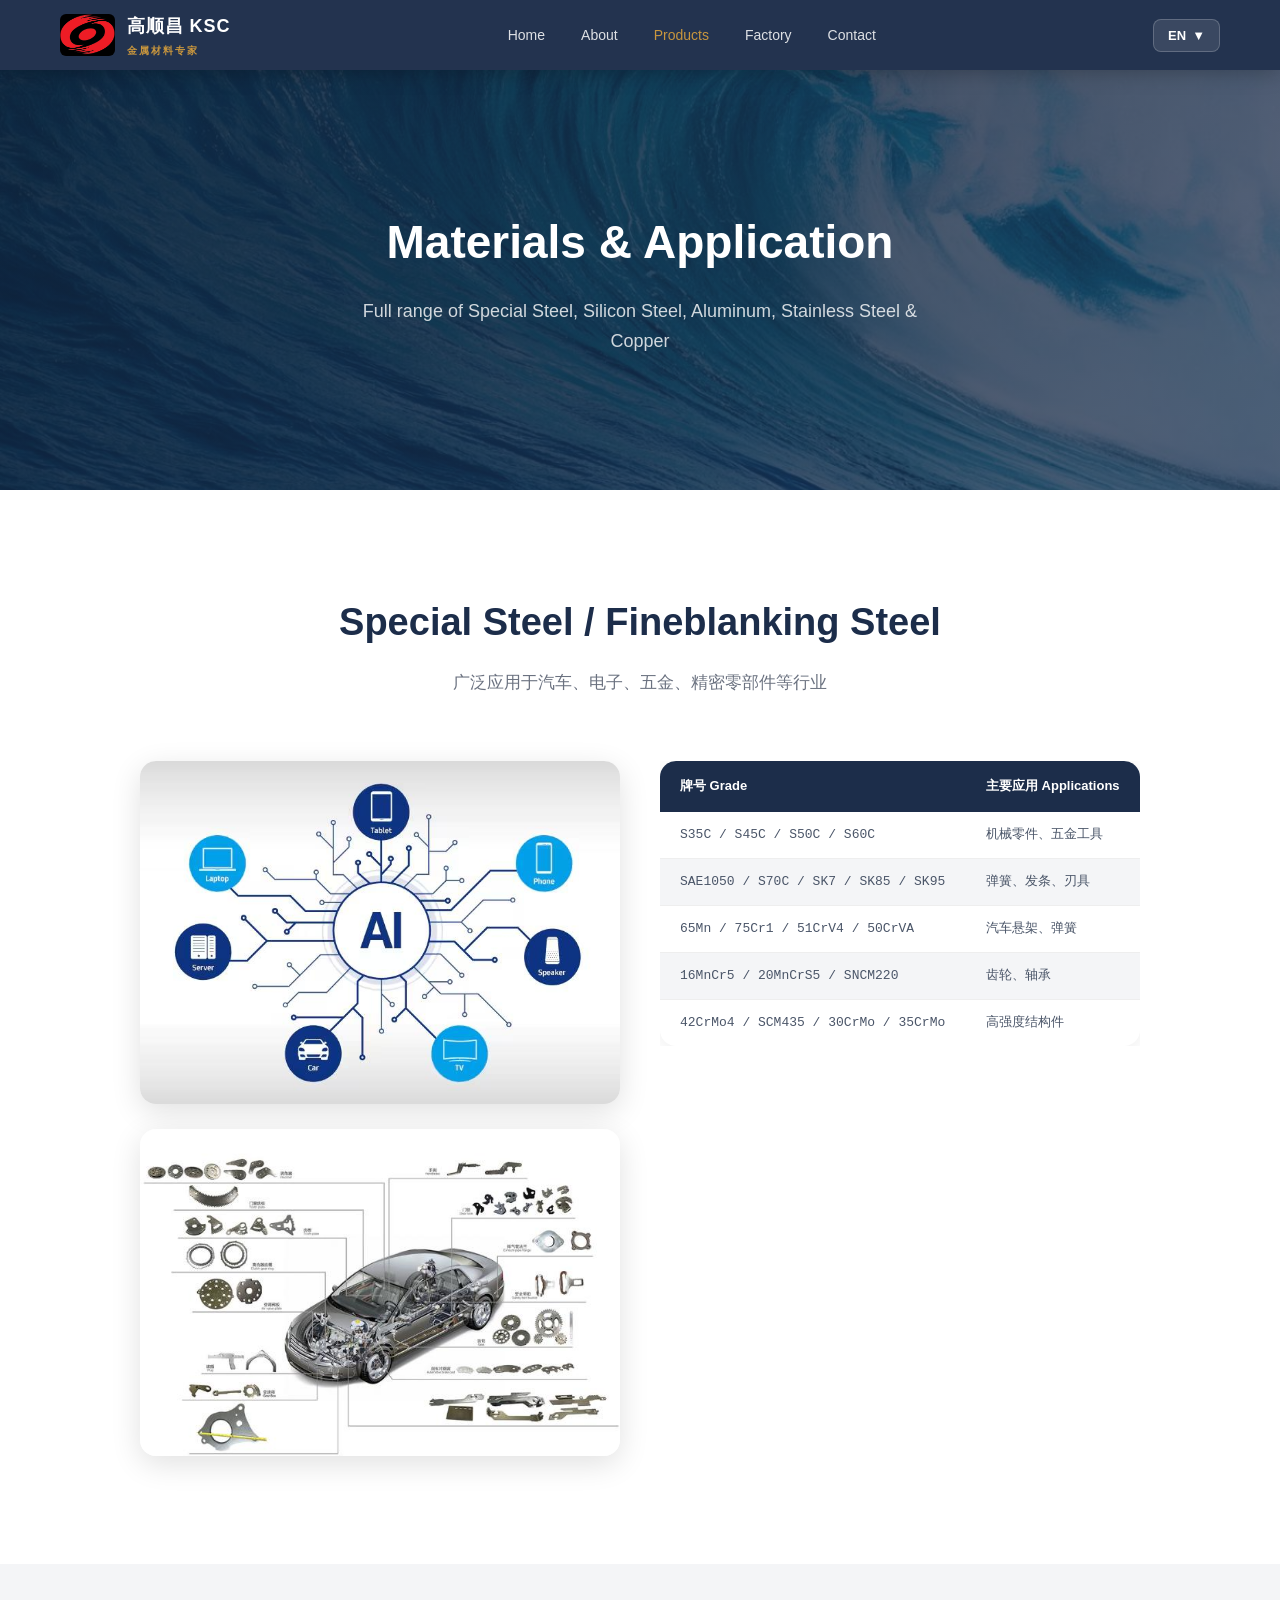
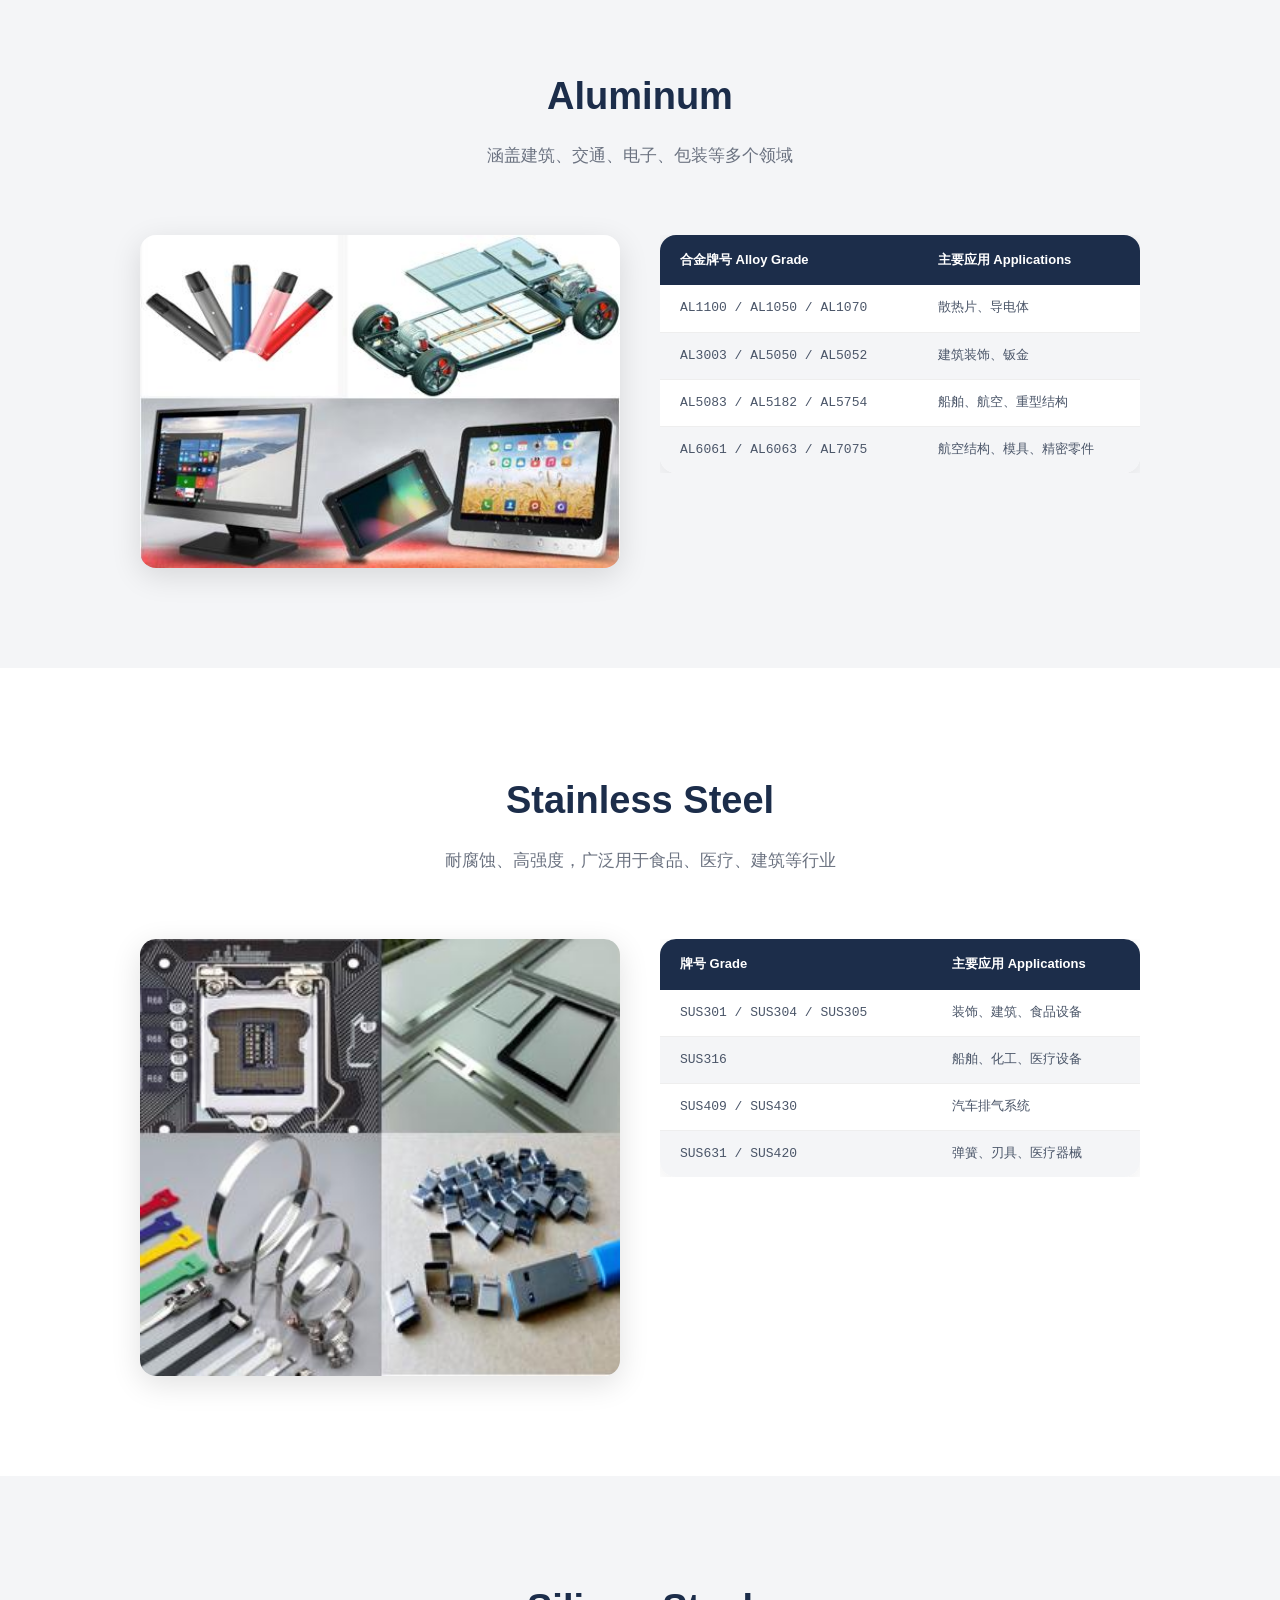
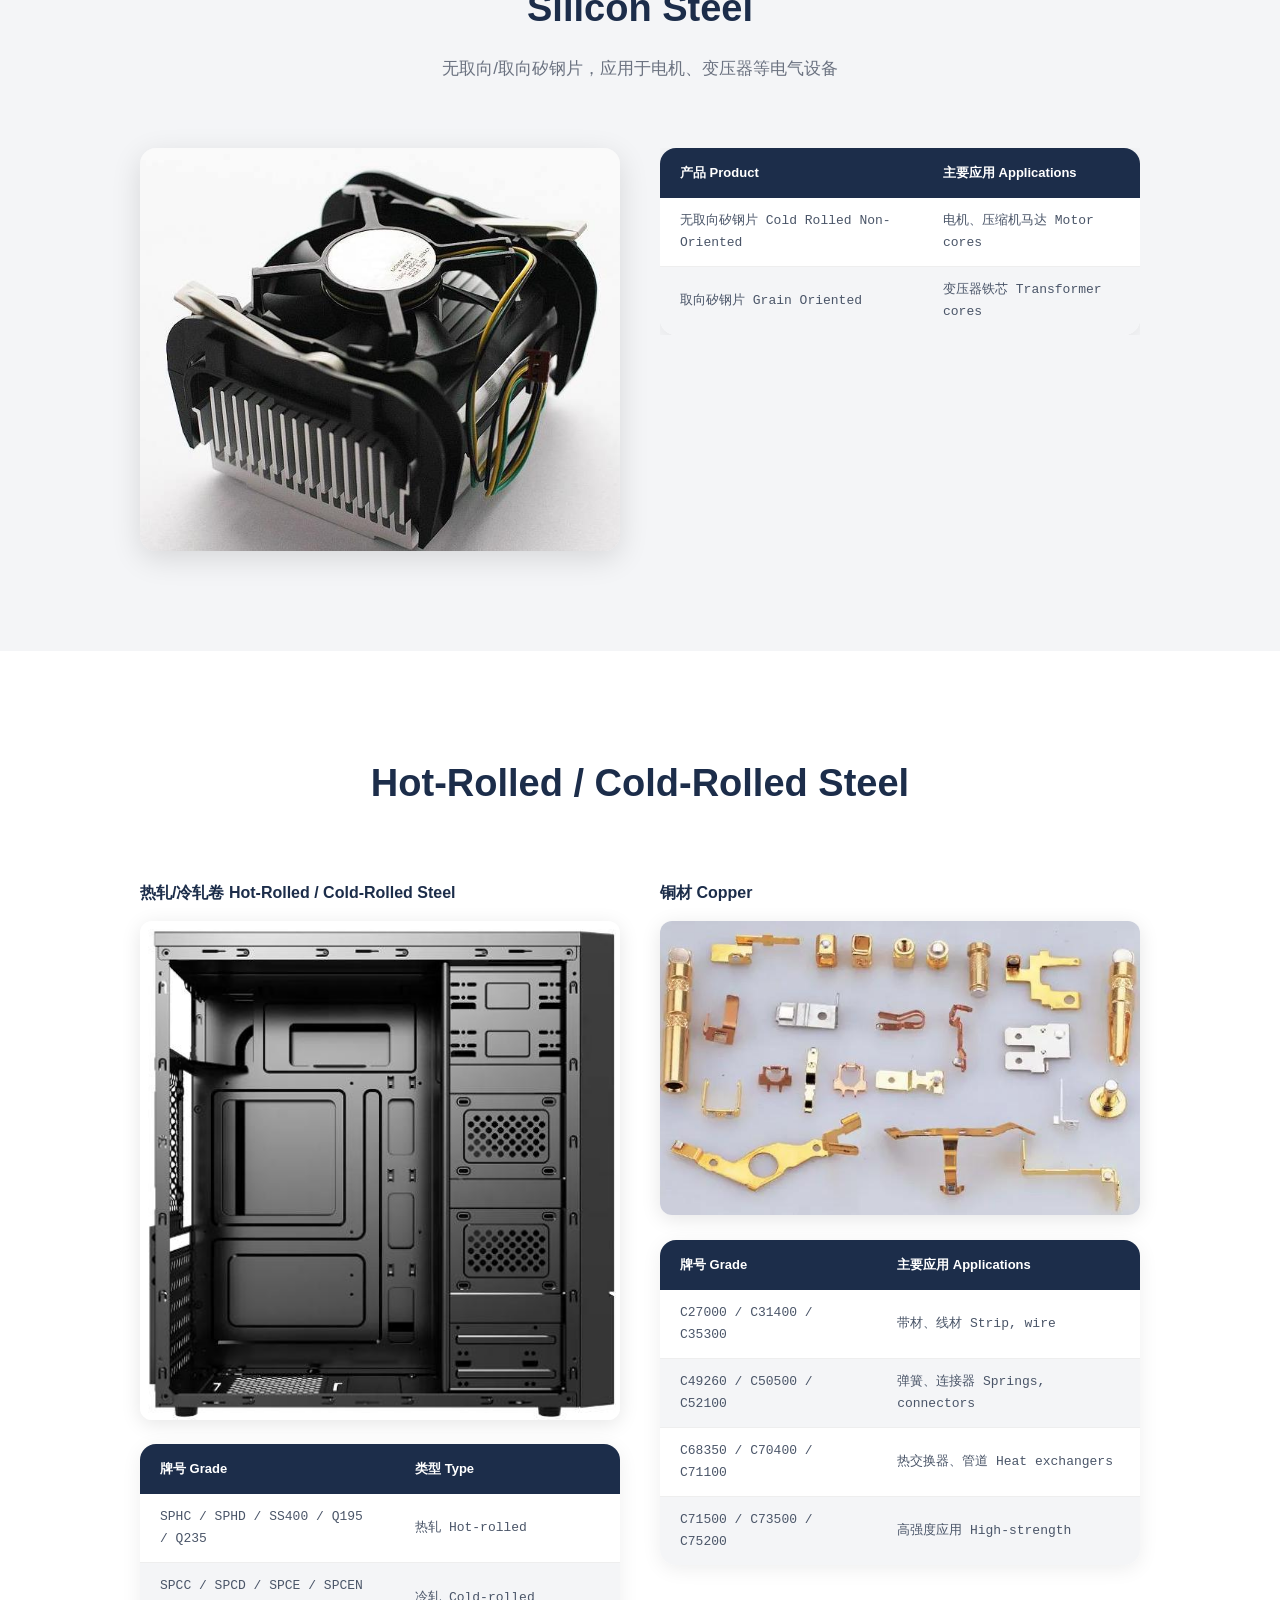
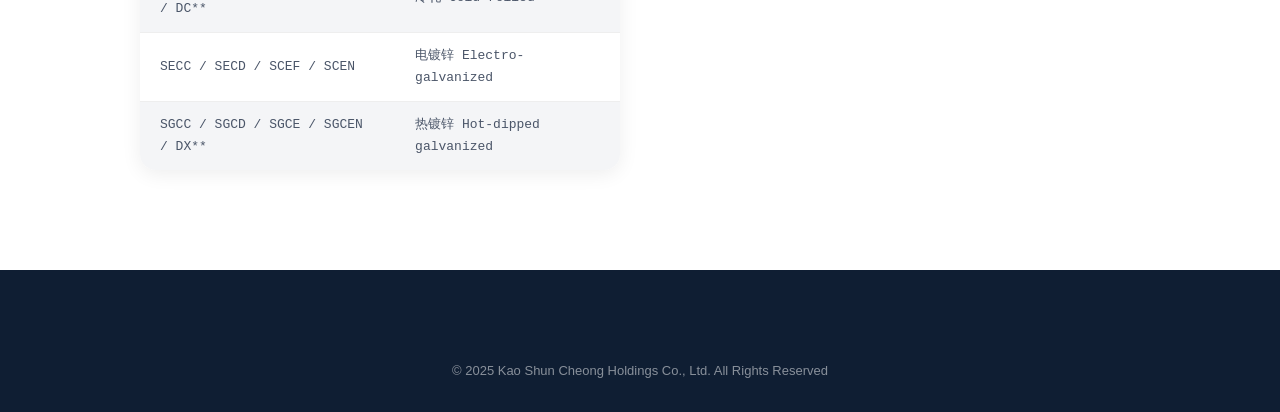
<file: products.html>
<!DOCTYPE html>
<html lang="zh">
<head>
  <meta name="baidu-site-verification" content="codeva-YczGg72IUB">
  <meta name="msvalidate.01" content="A77BFEA939FB5AC5FEED0A1485D819F4">
<meta charset="UTF-8">
  <meta name="viewport" content="width=device-width, initial-scale=1.0">
  <title>产品中心 — 高顺昌 KSC</title>
  <link rel="stylesheet" href="styles.css">
</head>
<body>

<nav class="navbar">
  <a href="index.html" class="nav-logo">
    <img src="images/ksc-logo-red.jpeg" class="nav-logo-img" alt="KSC" onerror="this.style.display='none'">
    <div class="nav-logo-text">
      <span class="nav-logo-name">高顺昌 KSC</span>
      <span class="nav-logo-sub">金属材料专家</span>
    </div>
  </a>
  <ul class="nav-links">
    <li><a href="index.html" data-i18n="nav" data-i18n-key="home">首页</a></li>
    <li><a href="about.html" data-i18n="nav" data-i18n-key="about">关于我们</a></li>
    <li><a href="products.html" class="active" data-i18n="nav" data-i18n-key="products">产品中心</a></li>
    <li><a href="factory.html" data-i18n="nav" data-i18n-key="factory">生产基地</a></li>
    <li><a href="contact.html" data-i18n="nav" data-i18n-key="contact">联系我们</a></li>
  </ul>
  <div class="lang-switcher">
    <button class="lang-btn"><span class="lang-current-label">ZH</span><span>&#9660;</span></button>
    <div class="lang-dropdown">
      <div class="lang-option active" data-lang="zh">ZH 中文</div>
      <div class="lang-option" data-lang="en">EN English</div>
      <div class="lang-option" data-lang="th">TH Thai</div>
      <div class="lang-option" data-lang="vi">VN Tieng Viet</div>
    </div>
  </div>
</nav>

<div class="page-header" style="background:url('images/products-page10.jpeg') center/cover">
  <div class="page-header-overlay"></div>
  <div class="page-header-content">
    <h1 data-i18n="sec" data-i18n-key="mat_h">材料及应用</h1>
    <p data-i18n="sec" data-i18n-key="mat_p">覆盖特钢、矽钢片、铝材、不锈钢、铜材全品类</p>
  </div>
</div>

<!-- SPECIAL STEEL -->
<section class="section">
  <div class="section-title">
    <h2 data-i18n="prod" data-i18n-key="steel">特钢 / 精冲钢 Special Steel</h2>
    <p>广泛应用于汽车、电子、五金、精密零部件等行业</p>
  </div>
  <div style="display:grid;grid-template-columns:1fr 1fr;gap:40px;max-width:1000px;margin:0 auto;align-items:start">
    <div>
      <img src="images/prod_xref225.jpeg" alt="Special Steel" style="width:100%;border-radius:16px;box-shadow:0 8px 30px rgba(0,0,0,0.12);margin-bottom:16px" onerror="this.style.display='none'">
      <img src="images/prod_xref226.jpeg" alt="Special Steel Products" style="width:100%;border-radius:16px;box-shadow:0 8px 30px rgba(0,0,0,0.12)" onerror="this.style.display='none'">
    </div>
    <div class="materials-table-wrap" style="margin:0">
      <table class="materials-table">
        <thead><tr><th>牌号 Grade</th><th>主要应用 Applications</th></tr></thead>
        <tbody>
          <tr><td>S35C / S45C / S50C / S60C</td><td>机械零件、五金工具</td></tr>
          <tr><td>SAE1050 / S70C / SK7 / SK85 / SK95</td><td>弹簧、发条、刃具</td></tr>
          <tr><td>65Mn / 75Cr1 / 51CrV4 / 50CrVA</td><td>汽车悬架、弹簧</td></tr>
          <tr><td>16MnCr5 / 20MnCrS5 / SNCM220</td><td>齿轮、轴承</td></tr>
          <tr><td>42CrMo4 / SCM435 / 30CrMo / 35CrMo</td><td>高强度结构件</td></tr>
        </tbody>
      </table>
    </div>
  </div>
</section>

<!-- ALUMINUM -->
<section class="section alt-bg">
  <div class="section-title">
    <h2 data-i18n="prod" data-i18n-key="alum">铝材 Aluminum</h2>
    <p>涵盖建筑、交通、电子、包装等多个领域</p>
  </div>
  <div style="display:grid;grid-template-columns:1fr 1fr;gap:40px;max-width:1000px;margin:0 auto;align-items:start">
    <img src="images/prod_xref227.jpeg" alt="Aluminum Products" style="width:100%;border-radius:16px;box-shadow:0 8px 30px rgba(0,0,0,0.12)">
    <div class="materials-table-wrap" style="margin:0">
      <table class="materials-table">
        <thead><tr><th>合金牌号 Alloy Grade</th><th>主要应用 Applications</th></tr></thead>
        <tbody>
          <tr><td>AL1100 / AL1050 / AL1070</td><td>散热片、导电体</td></tr>
          <tr><td>AL3003 / AL5050 / AL5052</td><td>建筑装饰、钣金</td></tr>
          <tr><td>AL5083 / AL5182 / AL5754</td><td>船舶、航空、重型结构</td></tr>
          <tr><td>AL6061 / AL6063 / AL7075</td><td>航空结构、模具、精密零件</td></tr>
        </tbody>
      </table>
    </div>
  </div>
</section>

<!-- STAINLESS STEEL -->
<section class="section">
  <div class="section-title">
    <h2 data-i18n="prod" data-i18n-key="ss">不锈钢 Stainless Steel</h2>
    <p>耐腐蚀、高强度，广泛用于食品、医疗、建筑等行业</p>
  </div>
  <div style="display:grid;grid-template-columns:1fr 1fr;gap:40px;max-width:1000px;margin:0 auto;align-items:start">
    <img src="images/prod_xref228.jpeg" alt="Stainless Steel Products" style="width:100%;border-radius:16px;box-shadow:0 8px 30px rgba(0,0,0,0.12)">
    <div class="materials-table-wrap" style="margin:0">
      <table class="materials-table">
        <thead><tr><th>牌号 Grade</th><th>主要应用 Applications</th></tr></thead>
        <tbody>
          <tr><td>SUS301 / SUS304 / SUS305</td><td>装饰、建筑、食品设备</td></tr>
          <tr><td>SUS316</td><td>船舶、化工、医疗设备</td></tr>
          <tr><td>SUS409 / SUS430</td><td>汽车排气系统</td></tr>
          <tr><td>SUS631 / SUS420</td><td>弹簧、刃具、医疗器械</td></tr>
        </tbody>
      </table>
    </div>
  </div>
</section>

<!-- SILICON STEEL -->
<section class="section alt-bg">
  <div class="section-title">
    <h2 data-i18n="prod" data-i18n-key="sil">矽钢片 Silicon Steel</h2>
    <p>无取向/取向矽钢片，应用于电机、变压器等电气设备</p>
  </div>
  <div style="display:grid;grid-template-columns:1fr 1fr;gap:40px;max-width:1000px;margin:0 auto;align-items:start">
    <img src="images/prod_xref232.jpeg" alt="Silicon Steel Products" style="width:100%;border-radius:16px;box-shadow:0 8px 30px rgba(0,0,0,0.12)">
    <div class="materials-table-wrap" style="margin:0">
      <table class="materials-table">
        <thead><tr><th>产品 Product</th><th>主要应用 Applications</th></tr></thead>
        <tbody>
          <tr><td>无取向矽钢片 Cold Rolled Non-Oriented</td><td>电机、压缩机马达 Motor cores</td></tr>
          <tr><td>取向矽钢片 Grain Oriented</td><td>变压器铁芯 Transformer cores</td></tr>
        </tbody>
      </table>
    </div>
  </div>
</section>

<!-- HOT/COLD ROLLED & COPPER -->
<section class="section">
  <div class="section-title">
    <h2 data-i18n="prod" data-i18n-key="hr">热轧/冷轧卷 &amp; 铜材 Steel Coils &amp; Copper</h2>
  </div>
  <div style="display:grid;grid-template-columns:1fr 1fr;gap:40px;max-width:1000px;margin:0 auto;align-items:start">
    <div>
      <h3 style="font-size:16px;font-weight:800;color:var(--primary);margin-bottom:14px">热轧/冷轧卷 Hot-Rolled / Cold-Rolled Steel</h3>
      <img src="images/prod_xref235.jpeg" alt="Steel Coils" style="width:100%;border-radius:12px;margin-bottom:16px;box-shadow:0 4px 20px rgba(0,0,0,0.1)">
      <table class="materials-table">
        <thead><tr><th>牌号 Grade</th><th>类型 Type</th></tr></thead>
        <tbody>
          <tr><td>SPHC / SPHD / SS400 / Q195 / Q235</td><td>热轧 Hot-rolled</td></tr>
          <tr><td>SPCC / SPCD / SPCE / SPCEN / DC**</td><td>冷轧 Cold-rolled</td></tr>
          <tr><td>SECC / SECD / SCEF / SCEN</td><td>电镀锌 Electro-galvanized</td></tr>
          <tr><td>SGCC / SGCD / SGCE / SGCEN / DX**</td><td>热镀锌 Hot-dipped galvanized</td></tr>
        </tbody>
      </table>
    </div>
    <div>
      <h3 style="font-size:16px;font-weight:800;color:var(--primary);margin-bottom:14px">铜材 Copper</h3>
      <img src="images/prod_xref236.jpeg" alt="Copper Products" style="width:100%;border-radius:12px;margin-bottom:16px;box-shadow:0 4px 20px rgba(0,0,0,0.1)">
      <table class="materials-table">
        <thead><tr><th>牌号 Grade</th><th>主要应用 Applications</th></tr></thead>
        <tbody>
          <tr><td>C27000 / C31400 / C35300</td><td>带材、线材 Strip, wire</td></tr>
          <tr><td>C49260 / C50500 / C52100</td><td>弹簧、连接器 Springs, connectors</td></tr>
          <tr><td>C68350 / C70400 / C71100</td><td>热交换器、管道 Heat exchangers</td></tr>
          <tr><td>C71500 / C73500 / C75200</td><td>高强度应用 High-strength</td></tr>
        </tbody>
      </table>
    </div>
  </div>
</section>

<footer class="footer">
  <div style="text-align:center;padding-top:30px">
    <p style="opacity:0.5;font-size:13px" data-i18n="footer" data-i18n-key="copy">&copy; 2025 高顺昌控股有限公司 保留所有权利</p>
  </div>
</footer>

<script src="app.js"></script>
</body>
</html>
</file>
<file: styles.css>
/* ============================================
   KSC Website V2 — Steel, Aluminum, Stainless Steel
   ============================================ */

:root {
  --primary: #1c2d4a;
  --primary-dark: #0f1e33;
  --accent: #c8963e;
  --accent-light: #e8b86d;
  --steel: #4a5568;
  --white: #ffffff;
  --gray-light: #f4f5f7;
  --gray: #6b7280;
  --text: #1f2937;
  --text-light: #9ca3af;
}

* { margin: 0; padding: 0; box-sizing: border-box; }

@import url('https://fonts.googleapis.com/css2?family=Noto+Sans+SC:wght@400;700;900&family=Noto+Sans+Thai:wght@400;700;900&display=swap');

body {
  font-family: 'Segoe UI', 'Noto Sans SC', 'PingFang SC', 'Microsoft YaHei', 'Noto Sans Thai', sans-serif;
  color: var(--text);
  line-height: 1.7;
  overflow-x: hidden;
}

/* ---- Navbar ---- */
.navbar {
  position: fixed;
  top: 0; left: 0; right: 0;
  z-index: 1000;
  display: flex;
  align-items: center;
  justify-content: space-between;
  padding: 0 60px;
  height: 70px;
  background: rgba(28, 45, 74, 0.97);
  backdrop-filter: blur(12px);
  box-shadow: 0 2px 20px rgba(0,0,0,0.25);
}

.nav-logo {
  display: flex;
  align-items: center;
  gap: 12px;
  text-decoration: none;
}

.nav-logo-img {
  height: 42px;
  width: auto;
  border-radius: 6px;
  object-fit: cover;
}

.nav-logo-text {
  display: flex;
  flex-direction: column;
}

.nav-logo-name {
  font-weight: 900;
  font-size: 18px;
  color: var(--white);
  letter-spacing: 1px;
}

.nav-logo-sub {
  font-size: 10px;
  color: var(--accent);
  font-weight: 600;
  letter-spacing: 2px;
  text-transform: uppercase;
}

.nav-links {
  display: flex;
  align-items: center;
  gap: 4px;
  list-style: none;
}

.nav-links a {
  text-decoration: none;
  color: rgba(255,255,255,0.85);
  font-size: 14px;
  font-weight: 500;
  padding: 7px 16px;
  border-radius: 7px;
  transition: all 0.2s;
}

.nav-links a:hover { color: var(--white); background: rgba(255,255,255,0.1); }
.nav-links a.active { color: var(--accent); }

/* Language Switcher */
.lang-switcher {
  position: relative;
}

.lang-btn {
  display: flex;
  align-items: center;
  gap: 6px;
  padding: 8px 14px;
  background: rgba(255,255,255,0.1);
  border: 1px solid rgba(255,255,255,0.2);
  border-radius: 8px;
  cursor: pointer;
  font-size: 13px;
  font-weight: 700;
  color: var(--white);
  transition: all 0.2s;
  font-family: inherit;
}

.lang-btn:hover { background: var(--accent); border-color: var(--accent); }

.lang-dropdown {
  position: absolute;
  top: calc(100% + 6px);
  right: 0;
  background: var(--white);
  border-radius: 12px;
  box-shadow: 0 12px 40px rgba(0,0,0,0.2);
  overflow: hidden;
  display: none;
  min-width: 160px;
  z-index: 1001;
}

.lang-dropdown.show { display: block; }

.lang-option {
  padding: 11px 18px;
  cursor: pointer;
  font-size: 14px;
  font-weight: 500;
  display: flex;
  align-items: center;
  gap: 10px;
  transition: background 0.15s;
  color: var(--text);
}

.lang-option:hover { background: var(--gray-light); }
.lang-option.active { background: var(--accent); color: var(--white); }

/* ---- Hero ---- */
.hero {
  height: 100vh;
  min-height: 620px;
  position: relative;
  display: flex;
  align-items: center;
  overflow: hidden;
}

.hero-bg {
  position: absolute;
  inset: 0;
  background: url('images/cover.jpg') center center / cover no-repeat;
}

.hero-overlay {
  position: absolute;
  inset: 0;
  background: linear-gradient(120deg, rgba(15,30,51,0.92) 0%, rgba(28,45,74,0.75) 60%, rgba(200,150,62,0.3) 100%);
}

.hero-content {
  position: relative;
  z-index: 2;
  padding: 0 60px;
  max-width: 760px;
  color: var(--white);
}

.hero-badge {
  display: inline-block;
  padding: 6px 16px;
  background: rgba(200,150,62,0.2);
  border: 1px solid rgba(200,150,62,0.5);
  border-radius: 50px;
  font-size: 12px;
  font-weight: 700;
  color: var(--accent-light);
  letter-spacing: 2px;
  text-transform: uppercase;
  margin-bottom: 20px;
}

.hero-content h1 {
  font-size: 52px;
  font-weight: 900;
  line-height: 1.1;
  margin-bottom: 18px;
  letter-spacing: -1px;
}

.hero-content p {
  font-size: 18px;
  opacity: 0.85;
  margin-bottom: 34px;
  max-width: 580px;
}

.hero-btns { display: flex; gap: 14px; flex-wrap: wrap; }

.btn-primary {
  padding: 14px 32px;
  background: var(--accent);
  color: var(--primary-dark);
  border: none;
  border-radius: 10px;
  font-size: 15px;
  font-weight: 800;
  cursor: pointer;
  text-decoration: none;
  transition: all 0.25s;
  display: inline-block;
}

.btn-primary:hover { background: var(--accent-light); transform: translateY(-2px); box-shadow: 0 8px 25px rgba(200,150,62,0.4); }

.btn-outline-white {
  padding: 14px 32px;
  background: transparent;
  color: var(--white);
  border: 2px solid rgba(255,255,255,0.45);
  border-radius: 10px;
  font-size: 15px;
  font-weight: 700;
  cursor: pointer;
  text-decoration: none;
  transition: all 0.25s;
  display: inline-block;
}

.btn-outline-white:hover { border-color: var(--white); background: rgba(255,255,255,0.1); }

/* ---- Scroll Indicator ---- */
.scroll-indicator {
  position: absolute;
  bottom: 30px;
  left: 50%;
  transform: translateX(-50%);
  z-index: 2;
  display: flex;
  flex-direction: column;
  align-items: center;
  gap: 6px;
  color: rgba(255,255,255,0.6);
  font-size: 11px;
  letter-spacing: 1px;
  text-transform: uppercase;
  animation: bounce 2s infinite;
}

@keyframes bounce {
  0%, 100% { transform: translateX(-50%) translateY(0); }
  50% { transform: translateX(-50%) translateY(8px); }
}

/* ---- Section Base ---- */
.section { padding: 100px 60px; }
.section-title { text-align: center; margin-bottom: 64px; }
.section-title h2 { font-size: 38px; font-weight: 900; color: var(--primary); margin-bottom: 14px; }
.section-title p { font-size: 17px; color: var(--gray); max-width: 600px; margin: 0 auto; }
.alt-bg { background: var(--gray-light); }
.dark-bg { background: var(--primary); color: var(--white); }

/* ---- Product Category Cards ---- */
.category-tabs {
  display: flex;
  justify-content: center;
  gap: 10px;
  margin-bottom: 50px;
  flex-wrap: wrap;
}

.category-tab {
  padding: 10px 24px;
  border-radius: 50px;
  border: 2px solid var(--primary);
  background: transparent;
  color: var(--primary);
  font-size: 14px;
  font-weight: 700;
  cursor: pointer;
  transition: all 0.2s;
}

.category-tab.active, .category-tab:hover {
  background: var(--primary);
  color: var(--white);
}

.products-grid {
  display: grid;
  grid-template-columns: repeat(auto-fit, minmax(280px, 1fr));
  gap: 28px;
  max-width: 1200px;
  margin: 0 auto;
}

.product-card {
  background: var(--white);
  border-radius: 16px;
  overflow: hidden;
  box-shadow: 0 4px 20px rgba(0,0,0,0.07);
  transition: all 0.3s;
}

.product-card:hover {
  transform: translateY(-8px);
  box-shadow: 0 16px 50px rgba(0,0,0,0.14);
}

.product-card-img {
  width: 100%;
  height: 200px;
  object-fit: cover;
}

.product-card-body { padding: 22px; }

.product-card-body h3 {
  font-size: 17px;
  font-weight: 800;
  color: var(--primary);
  margin-bottom: 10px;
}

.product-card-body p {
  font-size: 13px;
  color: var(--gray);
  line-height: 1.6;
  font-family: 'Courier New', monospace;
}

/* ---- Factory Section ---- */
.factory-grid {
  display: grid;
  grid-template-columns: repeat(auto-fit, minmax(340px, 1fr));
  gap: 28px;
  max-width: 1300px;
  margin: 0 auto;
}

.factory-card {
  background: var(--white);
  border-radius: 20px;
  overflow: hidden;
  box-shadow: 0 6px 30px rgba(0,0,0,0.09);
  transition: all 0.3s;
}

.factory-card:hover { transform: translateY(-6px); box-shadow: 0 16px 50px rgba(0,0,0,0.15); }

.factory-card-img {
  width: 100%;
  height: 220px;
  object-fit: cover;
}

.factory-card-body { padding: 26px; }

.factory-card-body h3 {
  font-size: 19px;
  font-weight: 900;
  color: var(--primary);
  margin-bottom: 4px;
}

.factory-card-body .location {
  font-size: 13px;
  color: var(--accent);
  font-weight: 600;
  margin-bottom: 14px;
  text-transform: uppercase;
  letter-spacing: 1px;
}

.factory-card-body .capabilities {
  display: flex;
  flex-wrap: wrap;
  gap: 6px;
}

.cap-tag {
  padding: 4px 12px;
  background: var(--gray-light);
  border-radius: 50px;
  font-size: 12px;
  font-weight: 600;
  color: var(--steel);
}

/* ---- Materials Table ---- */
.materials-table-wrap { max-width: 1000px; margin: 0 auto; overflow-x: auto; }
.materials-table { width: 100%; border-collapse: collapse; background: var(--white); border-radius: 16px; overflow: hidden; box-shadow: 0 4px 20px rgba(0,0,0,0.07); }
.materials-table th { background: var(--primary); color: var(--white); padding: 14px 20px; font-size: 13px; font-weight: 700; text-align: left; }
.materials-table td { padding: 12px 20px; font-size: 13px; border-bottom: 1px solid #eee; color: var(--steel); font-family: 'Courier New', monospace; }
.materials-table tr:last-child td { border-bottom: none; }
.materials-table tr:nth-child(even) td { background: var(--gray-light); }

/* ---- Customers ---- */
.customers-logos {
  display: flex;
  flex-wrap: wrap;
  justify-content: center;
  gap: 32px;
  max-width: 1100px;
  margin: 0 auto;
}

.customer-item {
  display: flex;
  flex-direction: column;
  align-items: center;
  gap: 10px;
  padding: 24px 30px;
  background: var(--white);
  border-radius: 16px;
  box-shadow: 0 4px 20px rgba(0,0,0,0.06);
  min-width: 160px;
  transition: all 0.2s;
}

.customer-item:hover { transform: translateY(-4px); box-shadow: 0 10px 35px rgba(0,0,0,0.1); }

.customer-logo {
  font-size: 28px;
  font-weight: 900;
  color: var(--primary);
  text-align: center;
  line-height: 1.1;
}

.customer-name { font-size: 12px; color: var(--gray); text-align: center; font-weight: 600; }
.customer-tag { font-size: 11px; color: var(--accent); font-weight: 700; text-transform: uppercase; letter-spacing: 1px; }

/* ---- Timeline ---- */
.timeline { max-width: 900px; margin: 0 auto; position: relative; }
.timeline::before { content: ''; position: absolute; left: 50%; top: 0; bottom: 0; width: 3px; background: var(--accent); transform: translateX(-50%); }
.timeline-item { display: flex; gap: 40px; margin-bottom: 50px; position: relative; }
.timeline-item:nth-child(even) { flex-direction: row-reverse; }
.timeline-left { width: 45%; text-align: right; }
.timeline-right { width: 45%; }
.timeline-dot { position: absolute; left: 50%; top: 0; width: 20px; height: 20px; background: var(--accent); border-radius: 50%; transform: translateX(-50%); border: 4px solid var(--white); box-shadow: 0 0 0 3px var(--accent); }
.timeline-year { font-size: 36px; font-weight: 900; color: var(--accent); line-height: 1; margin-bottom: 6px; }
.timeline-event { font-size: 15px; font-weight: 700; color: var(--primary); }
.timeline-loc { font-size: 13px; color: var(--gray); margin-top: 4px; }

/* ---- Certs ---- */
.certs-grid {
  display: flex;
  flex-wrap: wrap;
  justify-content: center;
  gap: 20px;
  max-width: 1100px;
  margin: 0 auto;
}

.cert-badge {
  display: flex;
  flex-direction: column;
  align-items: center;
  gap: 8px;
  padding: 20px 28px;
  background: rgba(255,255,255,0.08);
  border-radius: 14px;
  border: 1px solid rgba(255,255,255,0.12);
  min-width: 140px;
  text-align: center;
}

.cert-name { font-size: 14px; font-weight: 800; color: var(--white); }
.cert-sub { font-size: 11px; color: rgba(255,255,255,0.6); font-weight: 600; }

/* ---- Process Capability ---- */
.process-table { width: 100%; border-collapse: collapse; max-width: 1100px; margin: 0 auto; background: var(--white); border-radius: 16px; overflow: hidden; box-shadow: 0 4px 20px rgba(0,0,0,0.07); }
.process-table th { background: var(--primary); color: var(--white); padding: 13px 16px; font-size: 13px; font-weight: 700; text-align: center; }
.process-table td { padding: 10px 16px; font-size: 13px; border-bottom: 1px solid #eee; text-align: center; color: var(--steel); }
.process-table tr:last-child td { border-bottom: none; }
.process-table tr:nth-child(even) td { background: var(--gray-light); }

/* ---- Page Header ---- */
.page-header {
  height: 420px;
  position: relative;
  display: flex;
  align-items: center;
  justify-content: center;
  margin-top: 70px;
  overflow: hidden;
}

.page-header-overlay {
  position: absolute;
  inset: 0;
  background: linear-gradient(120deg, rgba(15,30,51,0.85) 0%, rgba(28,45,74,0.7) 100%);
}

.page-header-content {
  position: relative;
  z-index: 2;
  text-align: center;
  color: var(--white);
  padding: 0 30px;
}

.page-header-content h1 { font-size: 46px; font-weight: 900; margin-bottom: 14px; }
.page-header-content p { font-size: 18px; opacity: 0.8; max-width: 600px; margin: 0 auto; }

/* ---- Contact ---- */
.contact-grid {
  display: grid;
  grid-template-columns: 1fr 1fr;
  gap: 80px;
  max-width: 1100px;
  margin: 0 auto;
}

.contact-info h3 { font-size: 22px; font-weight: 800; color: var(--primary); margin-bottom: 24px; }
.contact-item { display: flex; align-items: flex-start; gap: 14px; margin-bottom: 20px; }
.contact-icon { width: 42px; height: 42px; border-radius: 10px; background: var(--accent); display: flex; align-items: center; justify-content: center; font-size: 18px; flex-shrink: 0; }
.contact-detail h4 { font-size: 14px; font-weight: 800; color: var(--primary); }
.contact-detail p { font-size: 13px; color: var(--gray); }

.contact-form { display: flex; flex-direction: column; gap: 14px; }
.form-group input, .form-group textarea { width: 100%; padding: 13px 17px; border: 2px solid #e5e7eb; border-radius: 10px; font-size: 14px; font-family: inherit; transition: border-color 0.2s; }
.form-group input:focus, .form-group textarea:focus { outline: none; border-color: var(--accent); }
.form-group textarea { height: 110px; resize: vertical; }
.form-submit { padding: 14px 30px; background: var(--primary); color: var(--white); border: none; border-radius: 10px; font-size: 15px; font-weight: 800; cursor: pointer; transition: all 0.2s; }
.form-submit:hover { background: var(--accent); transform: translateY(-2px); }

/* ---- Footer ---- */
.footer { background: var(--primary-dark); color: var(--white); padding: 60px 60px 30px; }
.footer-grid { display: grid; grid-template-columns: 2fr 1fr 1fr 1fr; gap: 50px; max-width: 1200px; margin: 0 auto; }
.footer-brand h3 { font-size: 20px; font-weight: 900; color: var(--accent); margin-bottom: 12px; }
.footer-brand p { font-size: 13px; opacity: 0.65; line-height: 1.8; }
.footer-col h4 { font-size: 13px; font-weight: 800; margin-bottom: 16px; color: var(--accent); text-transform: uppercase; letter-spacing: 1px; }
.footer-col ul { list-style: none; }
.footer-col li { margin-bottom: 10px; }
.footer-col a { color: rgba(255,255,255,0.7); text-decoration: none; font-size: 13px; transition: color 0.2s; }
.footer-col a:hover { color: var(--accent); }
.footer-bottom { text-align: center; padding-top: 28px; margin-top: 40px; border-top: 1px solid rgba(255,255,255,0.1); font-size: 12px; opacity: 0.5; }

/* ---- Animations ---- */
@keyframes fadeUp { from { opacity: 0; transform: translateY(30px); } to { opacity: 1; transform: translateY(0); } }
.anim-fade-up { opacity: 0; animation: fadeUp 0.6s ease forwards; }
.delay-1 { animation-delay: 0.15s; }
.delay-2 { animation-delay: 0.3s; }
.delay-3 { animation-delay: 0.45s; }

/* ---- Responsive ---- */
@media (max-width: 900px) {
  .navbar { padding: 0 20px; }
  .section { padding: 60px 20px; }
  .hero-content { padding: 0 20px; }
  .hero-content h1 { font-size: 34px; }
  .contact-grid { grid-template-columns: 1fr; gap: 40px; }
  .footer-grid { grid-template-columns: 1fr 1fr; }
  .nav-links { display: none; }
  .timeline::before { left: 20px; }
  .timeline-item, .timeline-item:nth-child(even) { flex-direction: column; gap: 0; padding-left: 50px; }
  .timeline-left { width: 100%; text-align: left; }
  .timeline-right { width: 100%; }
  .timeline-dot { left: 20px; }
}

html { scroll-behavior: smooth; }
</file>
